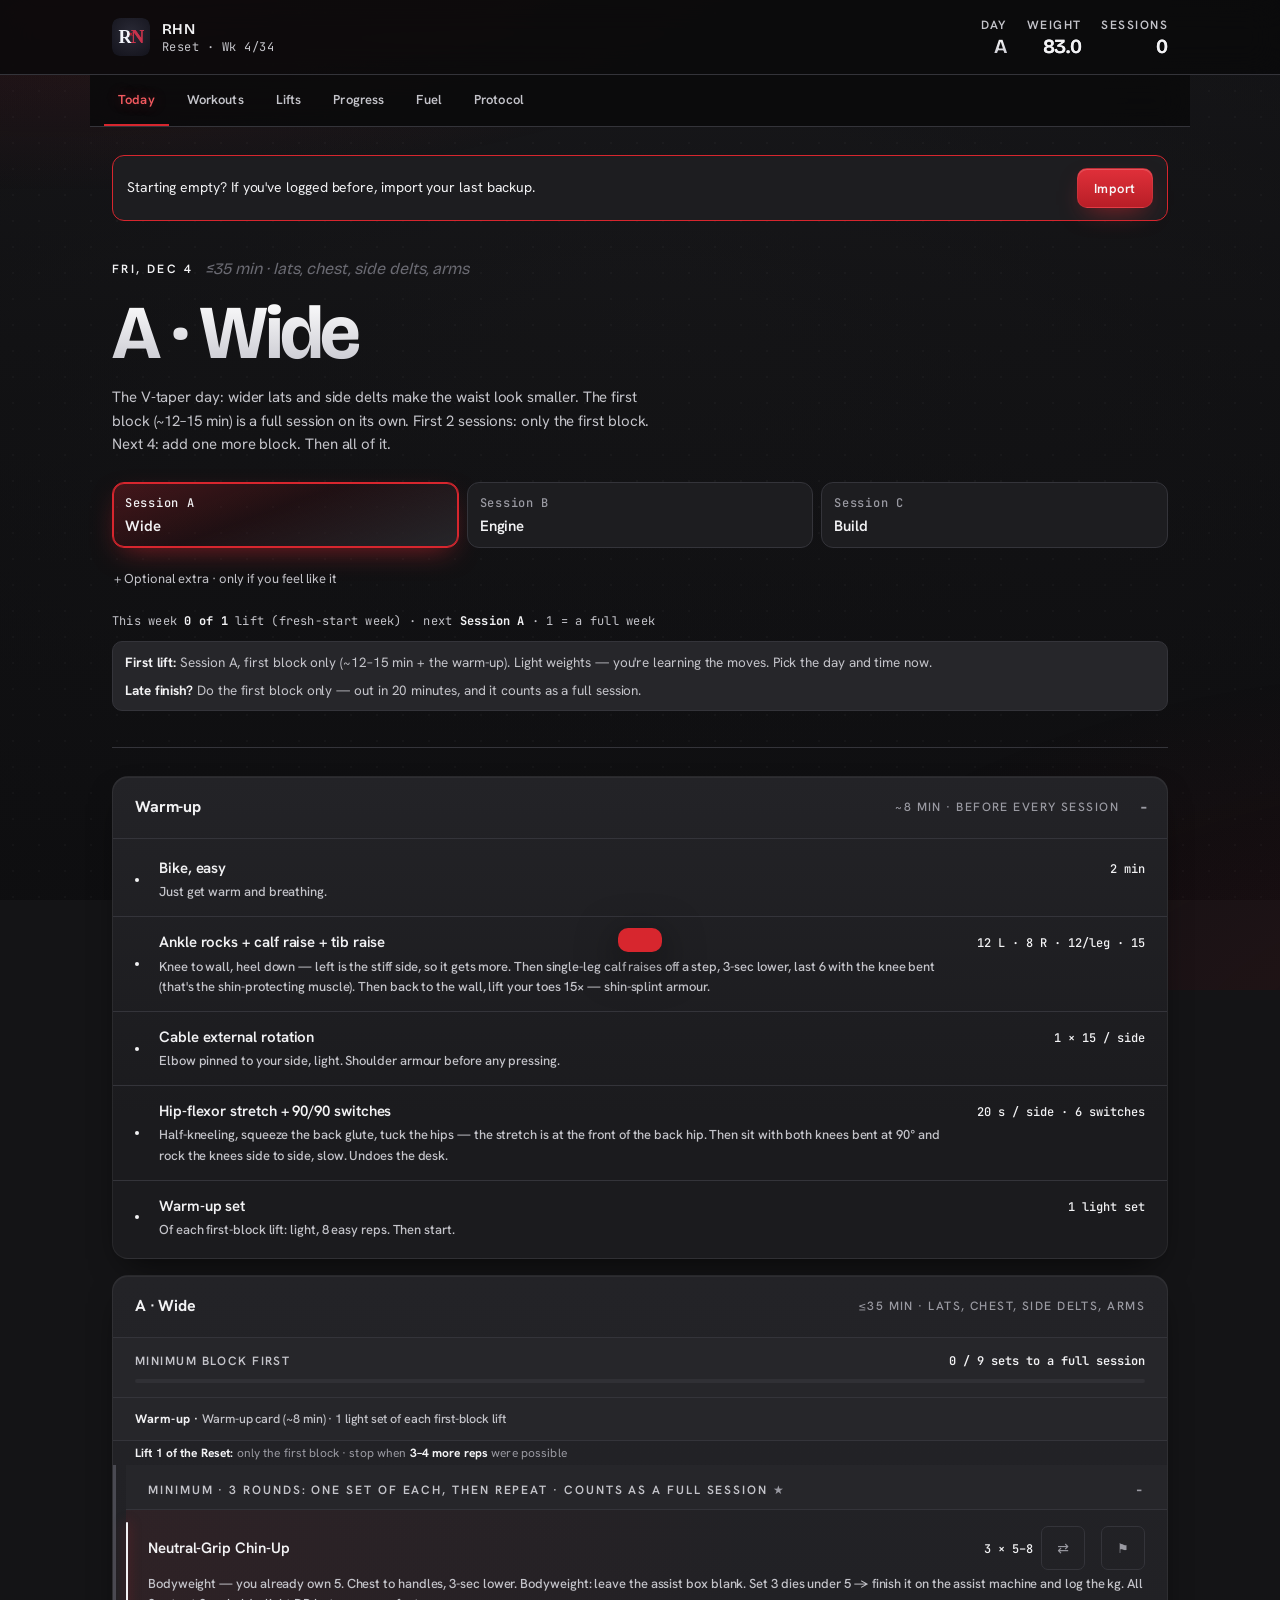
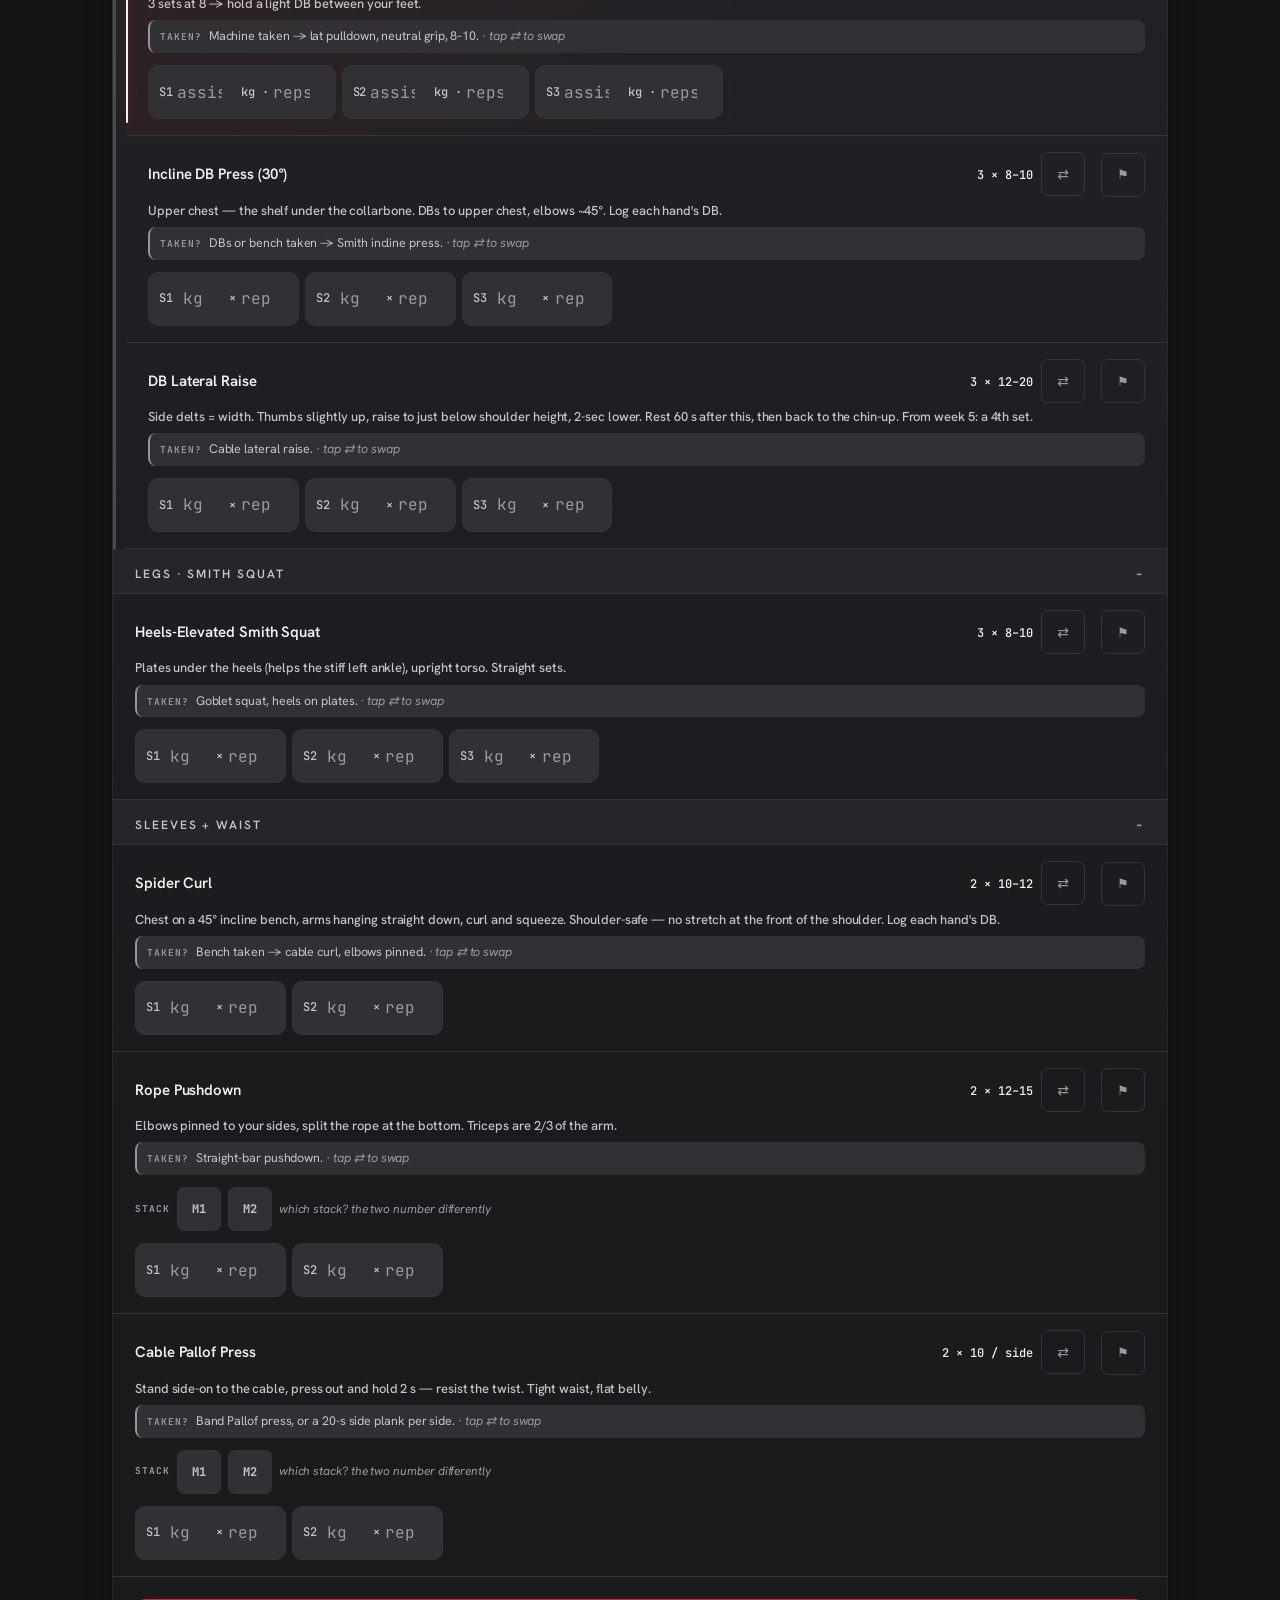
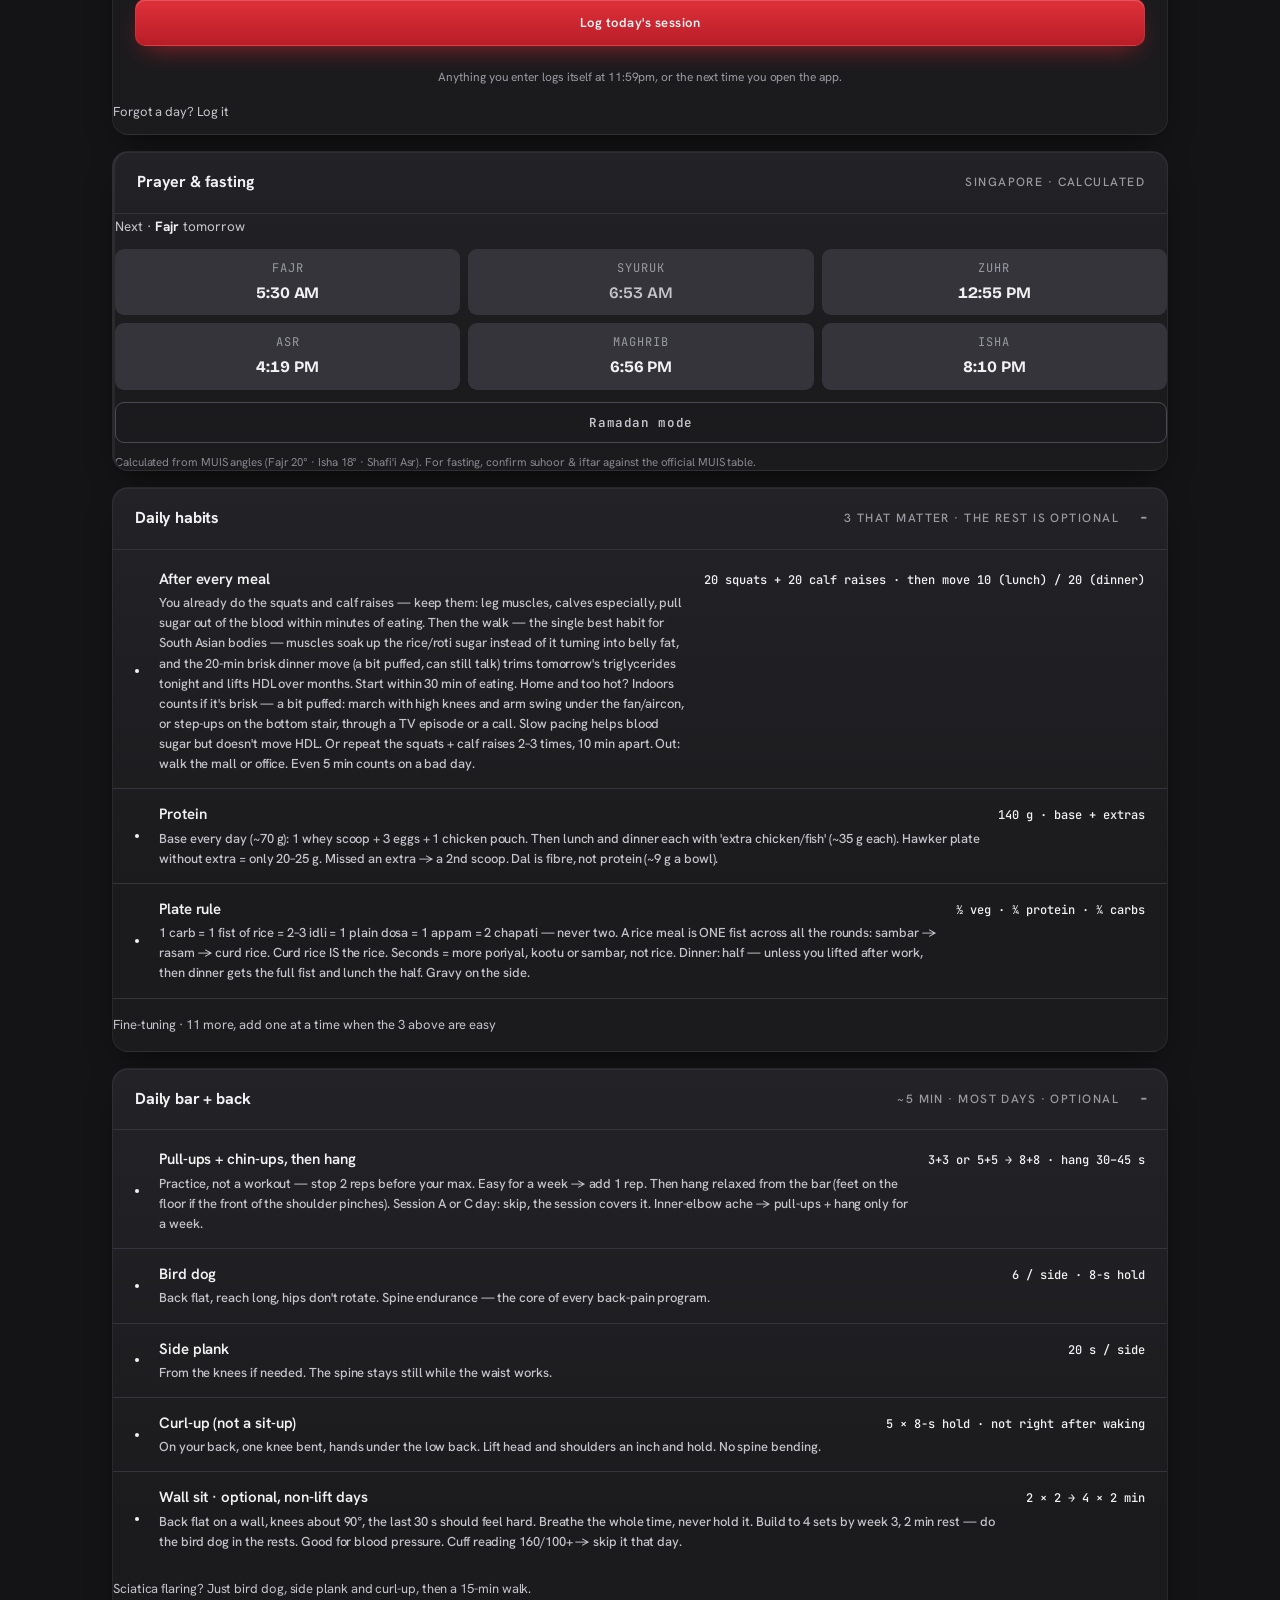
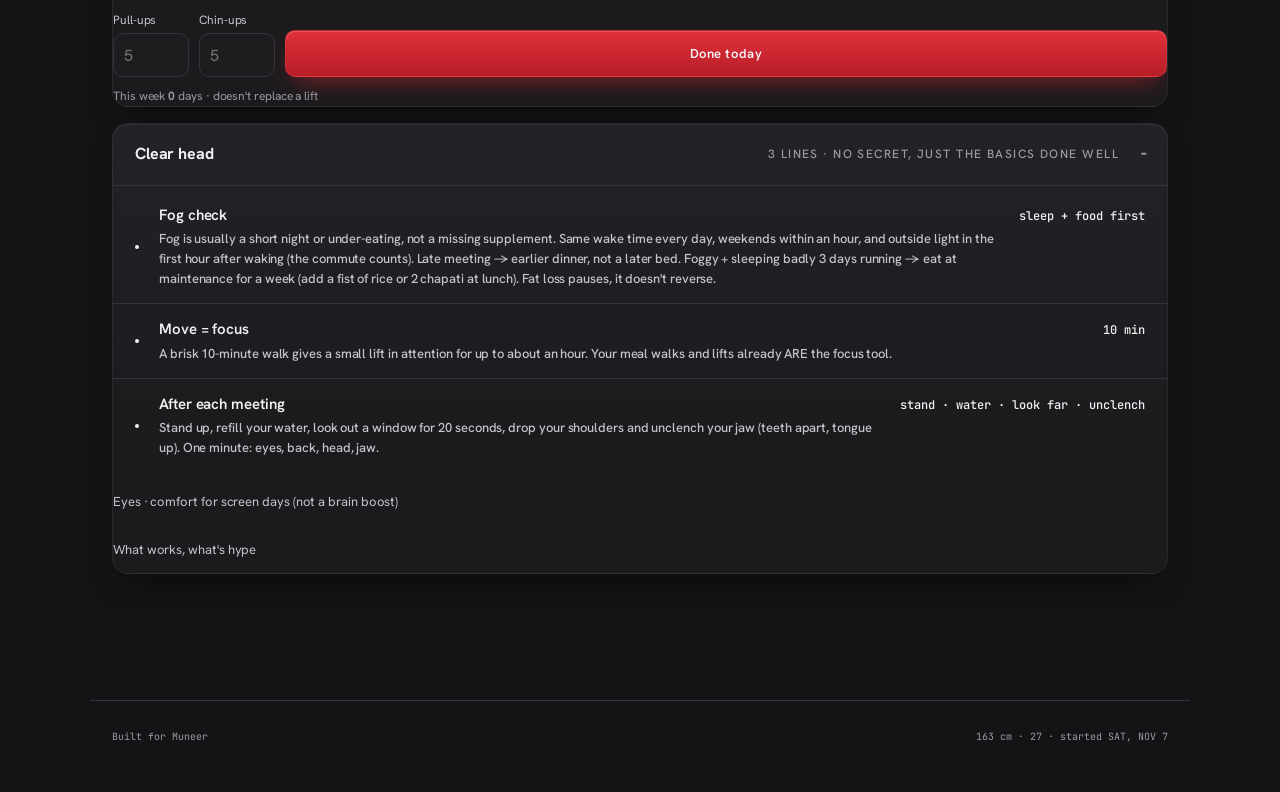
<file: index.html>
<!DOCTYPE html>
<html lang="en">
<head>
<meta charset="UTF-8" />
<meta name="viewport" content="width=device-width, initial-scale=1, viewport-fit=cover" />
<meta http-equiv="Cache-Control" content="no-cache, no-store, must-revalidate" />
<meta http-equiv="Pragma" content="no-cache" />
<meta http-equiv="Expires" content="0" />
<meta name="theme-color" content="#141416" />
<title>RHN Protocol · Muneer</title>
<link rel="preconnect" href="https://fonts.googleapis.com">
<link rel="preconnect" href="https://fonts.gstatic.com" crossorigin>
<link href="https://fonts.googleapis.com/css2?family=Bricolage+Grotesque:opsz,wght@12..96,400;12..96,500;12..96,600;12..96,700;12..96,800&family=Hanken+Grotesk:wght@400;500;600;700;800&family=JetBrains+Mono:wght@400;500;600&display=swap" rel="stylesheet" media="print" onload="this.media='all'">
<link rel="manifest" href="manifest.webmanifest" />
<link rel="icon" href="icon.svg" type="image/svg+xml" />
<link rel="apple-touch-icon" href="icon.svg" />
<meta name="apple-mobile-web-app-capable" content="yes" />
<meta name="apple-mobile-web-app-status-bar-style" content="black-translucent" />
<meta name="apple-mobile-web-app-title" content="RHN" />
<link rel="stylesheet" href="styles.css?v=69" />
</head>
<body>
<header class="topbar">
  <div class="topbar-inner">
    <div class="logo">
      <img src="icon.svg" alt="RHN" class="logo-icon" />
      <div class="logo-text">
        <span class="logo-mark">RHN Protocol</span>
        <span class="logo-sub">Wk <span id="currentWeek">1</span>/26</span>
      </div>
    </div>
    <div class="header-stats">
      <div class="stat"><span class="stat-label">Day</span><span class="stat-value" id="dayBadge">—</span></div>
      <div class="stat"><span class="stat-label">Weight</span><span class="stat-value" id="weightBadge">83.0</span></div>
      <div class="stat"><span class="stat-label" id="streakLabel">Streak</span><span class="stat-value" id="streakBadge">0</span></div>
    </div>
  </div>
</header>

<nav class="tabs">
  <button class="tab active" data-tab="today">Today</button>
  <button class="tab" data-tab="workouts">Workouts</button>
  <button class="tab" data-tab="lifts">Lifts</button>
  <button class="tab" data-tab="progress">Progress</button>
  <button class="tab" data-tab="nutrition">Fuel</button>
  <button class="tab" data-tab="protocol">Protocol</button>
</nav>

<main id="app">
  <!-- TODAY -->
  <section class="view active" id="view-today">
    <div class="mode-banner" id="modeBanner" hidden></div>
    <div class="backup-banner" id="backupBanner" hidden>
      <span class="backup-banner-text" id="backupBannerText">No backup this week — your logs live only on this phone.</span>
      <button type="button" class="btn-primary backup-banner-btn" id="backupBannerBtn">Export</button>
    </div>
    <div class="program-switcher">
      <button class="prog-btn" data-program="reset" title="Reset · 2 lifts a week · waist 94 → 82">Reset</button>
      <button class="prog-btn active" data-program="rhn" title="RHN Protocol · 16-week recomp">RHN</button>
      <button class="prog-btn" data-program="oman" title="Oman prep · 5-week mountain training">Oman</button>
    </div>
    <div class="hero">
      <div class="hero-meta">
        <span class="hero-eyebrow" id="todayDate">--</span>
        <span class="hero-tag" id="todayTag">Show up</span>
      </div>
      <h1 class="hero-title" id="todayTitle">Today's session</h1>
      <p class="hero-sub" id="todaySub">Pick what fits your week. Don't stack delts back-to-back.</p>
      <div class="day-picker" id="dayPicker"></div>
      <div class="week-status" id="weekStatus"></div>
      <div class="escape-links">
        <button class="mvs-link" id="mvsLink">Gym packed or wrecked? Log a 20-min minimum session →</button>
        <button class="mvs-link spidey-link" id="spideyLink">🕷 No gym or wiped out? Do the Spidey session →</button>
      </div>
    </div>

    <section class="card readiness-card" id="readinessCard" hidden></section>

    <section class="card card-collapsible">
      <header class="card-header">
        <h2><span class="num">01</span>Warm-up</h2>
        <span class="card-meta">~8 min · before every session</span>
        <span class="card-toggle" aria-hidden="true"></span>
      </header>
      <div id="ritualList" class="info-list"></div>
    </section>

    <section class="card card-collapsible collapsed">
      <header class="card-header">
        <h2><span class="num">01b</span>Mobility reset</h2>
        <span class="card-meta">Optional · when you have 5 min</span>
        <span class="card-toggle" aria-hidden="true"></span>
      </header>
      <div id="resetList" class="info-list"></div>
    </section>

    <section class="card" id="workoutCard" hidden>
      <header class="card-header">
        <h2><span class="num">02</span><span id="workoutTitle">Session</span></h2>
        <span class="card-meta" id="workoutSubtitle"></span>
      </header>
      <div class="session-progress" id="sessionProgress" hidden>
        <div class="session-progress-row">
          <span class="session-progress-label" id="sessionProgressLabel">Today</span>
          <span class="session-progress-stat" id="sessionProgressStat">0 / 0</span>
        </div>
        <div class="session-progress-bar"><div class="session-progress-fill" id="sessionProgressFill" style="width:0%"></div></div>
      </div>
      <div class="workout-warmup" id="workoutWarmup" hidden></div>
      <div class="workout-gated-note" id="workoutGatedNote" hidden></div>
      <div class="workout-cue">Working sets · stop <strong>1–2 reps shy of failure</strong> · slow 3-sec lower on isolation</div>
      <div id="exerciseList" class="exercises"></div>
      <button class="btn-primary" id="finishWorkoutBtn">Log today's session</button>
      <div class="autolog-note">Anything you enter logs itself at 11:59pm, or the next time you open the app.</div>
      <details class="finetune backfill"><summary>Forgot a day? Log it</summary>
        <div class="db-log">
          <label>Date<input type="date" id="backfillDate"></label>
          <button type="button" class="btn-secondary" id="backfillBtn">Log this session for that day</button>
        </div>
      </details>
      <button class="btn-ghost" id="clearTodayBtn" hidden>Clear today's log for this workout</button>
    </section>

    <section class="card card-collapsible">
      <header class="card-header">
        <h2><span class="num">03</span>Stamina protocol</h2>
        <span class="card-meta">2 min AM · 4 min PM</span>
        <span class="card-toggle" aria-hidden="true"></span>
      </header>
      <div id="staminaList" class="info-list"></div>
    </section>

    <section class="card card-collapsible">
      <header class="card-header">
        <h2><span class="num">04</span>Daily non-negotiables</h2>
        <span class="card-meta">Every day</span>
        <span class="card-toggle" aria-hidden="true"></span>
      </header>
      <div id="dailyList" class="info-list"></div>
    </section>

    <section class="card card-collapsible collapsed">
      <header class="card-header">
        <h2><span class="num">05</span>Office day · covert</h2>
        <span class="card-meta">Invisible · toilet trips + desk</span>
        <span class="card-toggle" aria-hidden="true"></span>
      </header>
      <div class="office-rotator" id="officeRotator"></div>
      <div class="block-title">Toilet-trip stations · one per trip</div>
      <div id="officeTripList" class="info-list"></div>
      <div class="block-title">Invisible at the desk</div>
      <div id="officeDeskList" class="info-list"></div>
    </section>

    <section class="card prayer-card" id="prayerCard"></section>
  </section>

  <!-- WORKOUTS -->
  <section class="view" id="view-workouts">
    <div class="hero">
      <span class="hero-eyebrow">Four sessions</span>
      <h1 class="hero-title">The split</h1>
      <p class="hero-sub">Don't train the same group two days in a row. Alternate upper / lower. Miss a day, skip it.</p>
    </div>
    <section class="card">
      <header class="card-header">
        <h2><span class="num">+</span>Plate calculator</h2>
        <span class="card-meta">Per side · kg plates</span>
      </header>
      <div class="plate-input">
        <input type="number" step="2.5" id="plateTarget" placeholder="60" inputmode="decimal" />
        <span class="unit">kg total</span>
        <select id="plateBar">
          <option value="20">20 bar</option>
          <option value="15">15 bar</option>
          <option value="10">10 bar</option>
          <option value="0">no bar (×2)</option>
        </select>
      </div>
      <div class="plate-result" id="plateResult"></div>
    </section>
    <div id="workoutsAll"></div>
  </section>

  <!-- LIFTS · progression analysis -->
  <section class="view" id="view-lifts">
    <div class="hero">
      <span class="hero-eyebrow">Progression</span>
      <h1 class="hero-title">Lifts</h1>
      <p class="hero-sub">Every exercise you've logged — first session vs now, trend, and best ever.</p>
    </div>

    <section class="card">
      <header class="card-header">
        <h2><span class="num">01</span>Overview</h2>
        <span class="card-meta">All time</span>
      </header>
      <div class="targets" id="liftsOverview"></div>
    </section>

    <section class="card">
      <header class="card-header">
        <h2><span class="num">02</span>Exercise progression</h2>
        <span class="card-meta">Tap to expand</span>
      </header>
      <div id="liftsList"></div>
    </section>
  </section>

  <!-- PROGRESS -->
  <section class="view" id="view-progress">
    <div class="hero">
      <span class="hero-eyebrow">The arc</span>
      <h1 class="hero-title">Trajectory</h1>
      <p class="hero-sub">Waist 94 → 82 · ~0.4–0.5 kg a week · Ramadan = hold · Trust the average, not the day.</p>
    </div>

    <section class="card coach-card">
      <header class="card-header">
        <h2>Coach review</h2>
        <span class="card-meta">for Claude</span>
      </header>
      <p class="coach-note">Tap to copy a readable summary of your training — progression, adherence, weight &amp; waist trends — plus the raw data. Paste it into the chat and I'll read it like your coach and tell you what to change.</p>
      <button class="btn-primary" id="coachCopyBtn">Copy my training data</button>
    </section>

    <section class="card">
      <header class="card-header">
        <h2><span class="num">01</span>Weight log</h2>
        <span class="card-meta">Daily · morning</span>
      </header>
      <div class="weight-input">
        <input type="number" step="0.1" id="weightInput" placeholder="83.0" />
        <span class="unit">kg</span>
        <button class="btn-primary" id="logWeightBtn">Log</button>
      </div>
      <div class="chart" id="weightChart"></div>
      <div class="progress-stats" id="weightStats"></div>
      <p class="stat-note" id="weightNote"></p>
    </section>

    <section class="card forecast-card" id="forecastCard" hidden></section>

    <section class="card patterns-card" id="patternsCard" hidden></section>

    <section class="card">
      <header class="card-header">
        <h2><span class="num">02</span>Waist log</h2>
        <span class="card-meta">Every 2nd Saturday · navel, relaxed · target ≤ 82</span>
      </header>
      <div class="weight-input">
        <input type="number" step="0.1" id="waistInput" placeholder="cm" />
        <span class="unit">cm</span>
        <button class="btn-primary" id="logWaistBtn">Log</button>
      </div>
      <div class="weight-input">
        <input type="number" step="0.1" id="shoulderInput" placeholder="shoulders" />
        <input type="number" step="0.1" id="armInput" placeholder="arm, flexed" />
        <span class="unit">cm · every 4 wks</span>
        <button class="btn-secondary" id="logShoulderBtn">Log</button>
      </div>
      <div class="chart chart-short" id="waistChart"></div>
      <div class="progress-stats" id="waistStats"></div>
    </section>

    <section class="card card-collapsible collapsed" id="markersCard">
      <header class="card-header">
        <h2><span class="num">03</span>Under the hood</h2>
        <span class="card-meta">Bloods + BP · stays on this phone</span>
        <span class="card-toggle" aria-hidden="true"></span>
      </header>
      <div id="markersList" class="info-list"></div>
    </section>


    <section class="card">
      <header class="card-header">
        <h2><span class="num">04</span>Week map</h2>
        <span class="card-meta" id="weekMapMeta">16 weeks</span>
      </header>
      <div class="week-grid" id="weekGrid"></div>
      <div class="week-legend" id="weekMapLegend"></div>
    </section>

    <section class="card">
      <header class="card-header">
        <h2><span class="num">05</span>Weekly log</h2>
        <span class="card-meta">Days hit vs missed</span>
      </header>
      <div id="weeklyLog" class="weekly-log"></div>
    </section>

    <section class="card">
      <header class="card-header">
        <h2><span class="num">06</span>Session history</h2>
        <span class="card-meta">Recent</span>
      </header>
      <div id="sessionHistory" class="history"></div>
    </section>

    <section class="card">
      <header class="card-header">
        <h2><span class="num">07</span>Mobility milestones</h2>
        <span class="card-meta">Re-test every 4 weeks</span>
      </header>
      <div id="mobilityList"></div>
    </section>

    <section class="card">
      <header class="card-header">
        <h2><span class="num">08</span>Timeline</h2>
        <span class="card-meta">What to expect</span>
      </header>
      <div class="phases" id="phases"></div>
    </section>
  </section>

  <!-- NUTRITION -->
  <section class="view" id="view-nutrition">
    <div class="hero">
      <span class="hero-eyebrow">Fuel</span>
      <h1 class="hero-title">Eat the work</h1>
      <p class="hero-sub">80% of the result is here. Protein and vegetables first. Rice last.</p>
    </div>

    <section class="card">
      <header class="card-header">
        <h2><span class="num">01</span>Daily targets</h2>
        <span class="card-meta">Non-negotiable</span>
      </header>
      <div class="targets" id="targetsGrid"></div>
    </section>

    <section class="card" id="trailCard">
      <header class="card-header">
        <h2><span class="num">⛰</span>Trail fuel · Oman</h2>
        <span class="card-meta">Practise it on every long hike</span>
      </header>
      <div id="trailList"></div>
    </section>

    <section class="card">
      <header class="card-header">
        <h2><span class="num">02</span>Protein builders</h2>
        <span class="card-meta">140 g · whey + 3 eggs + chicken daily</span>
      </header>
      <div id="proteinList" class="rows"></div>
    </section>

    <section class="card card-collapsible">
      <header class="card-header">
        <h2>Supplements · when to take them</h2>
        <span class="card-meta">3 moments a day · tied to meals you already eat</span>
        <span class="card-toggle" aria-hidden="true"></span>
      </header>
      <div id="supplementList" class="info-list"></div>
    </section>

    <section class="card">
      <header class="card-header">
        <h2><span class="num">03</span>Go-to meals</h2>
        <span class="card-meta">Hawker · halal</span>
      </header>
      <div id="goToList" class="rows"></div>
    </section>

    <section class="card">
      <header class="card-header">
        <h2><span class="num">04</span>Limit</h2>
        <span class="card-meta">You decide the weekly average</span>
      </header>
      <div id="limitList" class="rows"></div>
    </section>
  </section>

  <!-- PROTOCOL -->
  <section class="view" id="view-protocol">
    <div class="hero">
      <span class="hero-eyebrow">Rules of engagement</span>
      <h1 class="hero-title">Protocol</h1>
      <p class="hero-sub">Read these on the bad days.</p>
    </div>

    <section class="card">
      <header class="card-header">
        <h2><span class="num">01</span>Execution rules</h2>
        <span class="card-meta">Non-negotiable</span>
      </header>
      <div id="executionRules" class="rules"></div>
    </section>

    <section class="card">
      <header class="card-header">
        <h2>Pain fixes</h2>
        <span class="card-meta">What fixes each one · what to do on a bad day</span>
      </header>
      <div id="painList" class="rules"></div>
    </section>

    <section class="card">
      <header class="card-header">
        <h2><span class="num">02</span>South Asian realities</h2>
        <span class="card-meta">Program is built for this</span>
      </header>
      <div id="geneticsList" class="rules"></div>
    </section>

    <section class="card">
      <header class="card-header">
        <h2><span class="num">03</span>Virility · real levers</h2>
        <span class="card-meta">Ranked</span>
      </header>
      <div id="virilityList" class="rules"></div>
    </section>

    <section class="card">
      <header class="card-header">
        <h2><span class="num">04</span>Progression system</h2>
        <span class="card-meta">Double progression</span>
      </header>
      <div id="progressionList" class="rules"></div>
    </section>

    <section class="card">
      <header class="card-header">
        <h2><span class="num">05</span>Maintain mode</h2>
        <span class="card-meta">Travel · illness · busy season</span>
      </header>
      <p class="warn">Pauses the block clock so the weeks don't drift, freezes the streak, swaps in a bodyweight circuit, and stops the deficit nagging. Resume any time — the block picks up exactly where you left it.</p>
      <div id="maintainStatus" class="info-list"></div>
      <button class="btn-primary" id="maintainToggleBtn">Pause block</button>
    </section>

    <section class="card">
      <header class="card-header">
        <h2><span class="num">06</span>Quarterly review</h2>
        <span class="card-meta">90 min · once per season</span>
      </header>
      <div class="rules">
        <div class="rule"><div class="rule-num">01</div><div class="rule-body">Re-test: weight trend, waist, one lift PR, resting heart rate, mobility.</div></div>
        <div class="rule"><div class="rule-num">02</div><div class="rule-body">Re-read your muhasabah notes — what patterns keep showing up?</div></div>
        <div class="rule"><div class="rule-num">03</div><div class="rule-body">One question per pillar: keep, fix, or kill?</div></div>
        <div class="rule"><div class="rule-num">04</div><div class="rule-body">Set ONE focus for next quarter. Upgrading twelve things at once is how ambitious people upgrade nothing.</div></div>
      </div>
    </section>

    <section class="card">
      <header class="card-header">
        <h2><span class="num">07</span>Data backup</h2>
        <span class="card-meta">Your logs live on this phone only</span>
      </header>
      <p class="warn">Export a backup after good weeks. If the browser ever clears storage, import brings everything back.</p>
      <button class="btn-primary" id="exportBtn">Export backup</button>
      <button class="btn-secondary" id="importBtn">Import backup</button>
      <input type="file" id="importFile" accept="application/json,.json" hidden />
    </section>

    <section class="card danger-zone">
      <header class="card-header">
        <h2><span class="num">08</span>Restart · Reset</h2>
        <span class="card-meta">Two very different buttons</span>
      </header>
      <p class="warn">Had a lapse? Restart the block clock and keep every log you've ever made. Reset is the nuclear option — it wipes everything.</p>
      <button class="btn-secondary" id="restartBlockBtn">Restart block · keep all history</button>
      <button class="btn-ghost" id="resetBtn">Reset all data</button>
    </section>

    <p class="disclaimer-line" id="disclaimerLine"></p>

    <figure class="makers-mark">
      <img src="logo.png" alt="Muneer Ahmed · Ahmed Khaandaan" />
    </figure>
  </section>
</main>

<footer class="footer">
  <span>Built for Muneer</span>
  <span>163 cm · 27 · started <span id="startDate">—</span></span>
</footer>

<div class="rest-bar" id="restBar" hidden>
  <div class="rest-bar-fill" id="restFill"></div>
  <div class="rest-bar-content">
    <span class="rest-bar-label">Rest</span>
    <span class="rest-bar-time" id="restRemaining">0:00</span>
    <button class="rest-bar-adj" id="restMinus">−15</button>
    <button class="rest-bar-adj" id="restPlus">+15</button>
    <button class="rest-bar-skip" id="restSkip">Skip</button>
  </div>
</div>

<div class="toast" id="toast"></div>

<script src="data.js?v=88"></script>
<script src="app.js?v=91"></script>
</body>
</html>
</file>
<file: styles.css>
/* RHN Protocol — refined */
:root {
  /* canvas — neutral dark with faint purple lean, not blue */
  --bg: #141416;
  --bg-1: #1D1D20;
  --bg-2: #26262A;
  --bg-3: #303035;
  --line: #34343A;
  --line-bright: #4A4A52;

  /* text — high contrast so it reads at LOW screen brightness */
  --text: #F7F7F8;
  --text-dim: #C4C4CA;
  --text-faint: #9A9AA2;

  /* Spider-Verse / Bat Cave neon set */
  --wine: #C8334B;          /* primary · saturated wine, pops on neutral bg */
  --wine-bright: #E84966;
  --wine-dim: #80152B;

  --cobalt: #6A6A72;        /* dim cool slate · only for quiet accents */
  --cobalt-bright: #96969E;
  --cobalt-dim: #3E3E45;

  --crimson: #E11D2C;       /* numerals · Miguel O'Hara suit-crimson */
  --crimson-bright: #FF3848;
  --crimson-dim: #9A1422;

  /* legacy pink alias */
  --pink: var(--crimson);
  --pink-bright: var(--crimson-bright);
  --pink-dim: var(--crimson-dim);

  --slate: #6A6A72;         /* secondary · cold cave slate */
  --rust: #FF3838;          /* danger only */

  /* legacy var names */
  --violet: var(--cobalt);
  --violet-bright: var(--cobalt-bright);
  --violet-dim: var(--cobalt-dim);
  --magenta: var(--pink);
  --magenta-bright: var(--pink-bright);
  --magenta-dim: var(--pink-dim);
  --steel: var(--cobalt);
  --steel-dim: var(--cobalt-dim);
  --brass: var(--pink);
  --brass-bright: var(--pink-bright);
  --brass-dim: var(--pink-dim);
  --mauve: var(--cobalt);
  --cream: var(--pink);
  --stone: var(--slate);

  --accent: var(--wine);
  --accent-bright: var(--wine-bright);
  --accent-dim: var(--wine-dim);

  --shadow: 0 12px 40px rgba(0,0,0,0.55);

  /* legacy aliases used by JS */
  --papaya: var(--wine);
  --papaya-bright: var(--wine-bright);
  --papaya-dim: var(--wine-dim);
  --green: var(--mauve);
  --red: var(--rust);
}

/* ===== LIGHT THEME (default) — legible in a bright office, no brightness cranking ===== */

* { box-sizing: border-box; margin: 0; padding: 0; }

html, body {
  background: var(--bg);
  background-image:
    radial-gradient(125% 105% at 50% 35%, rgba(22,22,25,0.2), rgba(14,14,16,0.6) 65%, rgba(14,14,16,0.95) 100%),
    linear-gradient(180deg, #1A1A1D 0%, var(--bg) 38%, #0F0F11 100%);
  background-attachment: fixed;
  color: var(--text);
  font-family: 'Hanken Grotesk', system-ui, -apple-system, sans-serif;
  font-size: 15px;
  line-height: 1.55;
  letter-spacing: -0.005em;
  -webkit-font-smoothing: antialiased;
  -moz-osx-font-smoothing: grayscale;
  min-height: 100vh;
  overflow-x: hidden;
}

/* Halftone dot texture · 2099 / Beyond */
body::before {
  content: '';
  position: fixed;
  inset: 0;
  background-image:
    radial-gradient(rgba(150,150,158,0.05) 1px, transparent 1.4px);
  background-size: 26px 26px;
  pointer-events: none;
  z-index: 0;
  opacity: 0.4;
}
/* Crimson moodlight · the only chromatic wash */
body::after {
  content: '';
  position: fixed;
  inset: -10%;
  background:
    radial-gradient(ellipse 95% 70% at 0% 0%, rgba(150,150,158,0.22), transparent 65%),
    radial-gradient(ellipse 70% 60% at 100% 100%, rgba(150,150,158,0.10), transparent 70%);
  pointer-events: none;
  z-index: 0;
}
/* Light theme: kill the dark moodlight, soften the dots to a faint warm tint */
/* Light theme: flip the hardcoded translucent dark surfaces */

/* Theme toggle button in the topbar */
.theme-toggle {
  flex: 0 0 auto;
  width: 34px;
  height: 34px;
  border-radius: 50%;
  border: 1px solid var(--line-bright);
  background: var(--bg-2);
  color: var(--text-dim);
  font-size: 15px;
  line-height: 1;
  display: flex;
  align-items: center;
  justify-content: center;
  transition: background 0.15s, color 0.15s, border-color 0.15s;
}
.theme-toggle:hover { color: var(--wine-bright); border-color: var(--wine); }
.theme-toggle:active { transform: scale(0.94); }

button, input { font-family: inherit; }
button { cursor: pointer; border: none; background: none; color: inherit; }

/* ========== TOPBAR ========== */
.topbar {
  position: sticky;
  top: 0;
  z-index: 50;
  background: rgba(10,10,11,0.85);
  backdrop-filter: blur(16px) saturate(140%);
  -webkit-backdrop-filter: blur(16px) saturate(140%);
  border-bottom: 1px solid var(--line);
}
.topbar-inner {
  max-width: 1100px;
  margin: 0 auto;
  padding: 18px 22px;
  display: flex;
  justify-content: space-between;
  align-items: center;
  gap: 16px;
}
.logo {
  display: flex;
  align-items: center;
  gap: 12px;
  line-height: 1;
}
.logo-icon {
  width: 38px;
  height: 38px;
  display: block;
  border-radius: 8px;
  flex: 0 0 auto;
  background: #0A0A0A;
}
.logo-text {
  display: flex;
  flex-direction: column;
  gap: 4px;
}
.logo-mark {
  font-family: 'Bricolage Grotesque', system-ui, sans-serif;
  font-size: 15px;
  font-weight: 600;
  letter-spacing: 0.02em;
  color: var(--text);
  font-variation-settings: "opsz" 24;
}
.logo-sub {
  font-family: 'JetBrains Mono', monospace;
  font-size: 10px;
  color: var(--text-dim);
  letter-spacing: 0.04em;
  font-weight: 400;
}

/* Maker's mark — Ahmed Khaandaan logo, bottom of Protocol tab only */
.makers-mark {
  display: flex;
  justify-content: center;
  margin: 32px 0 8px;
  padding: 0;
}
.makers-mark img {
  display: block;
  width: 100%;
  max-width: 480px;
  height: auto;
  border-radius: 10px;
  opacity: 0.85;
  transition: opacity 0.2s ease;
}
.makers-mark img:hover { opacity: 1; }
.header-stats { display: flex; gap: 20px; }
.stat {
  display: flex;
  flex-direction: column;
  align-items: flex-end;
  line-height: 1;
}
.stat-label {
  font-family: 'Hanken Grotesk', system-ui, sans-serif;
  font-size: 9px;
  font-weight: 600;
  letter-spacing: 0.12em;
  color: var(--text-dim);
  text-transform: uppercase;
  margin-bottom: 5px;
}
.stat-value {
  font-family: 'Bricolage Grotesque', system-ui, sans-serif;
  font-size: 20px;
  font-weight: 600;
  letter-spacing: -0.015em;
  color: var(--text);
  font-variation-settings: "opsz" 36;
}
.stat:last-child .stat-value { color: var(--crimson); }
.stat:nth-child(2) .stat-value { color: var(--text); }

/* ========== TABS ========== */
.tabs {
  position: sticky;
  top: 67px;
  z-index: 40;
  display: flex;
  gap: 4px;
  max-width: 1100px;
  margin: 0 auto;
  padding: 0 14px;
  background: rgba(10,10,11,0.85);
  backdrop-filter: blur(16px);
  -webkit-backdrop-filter: blur(16px);
  border-bottom: 1px solid var(--line);
  overflow-x: auto;
  scrollbar-width: none;
}
.tabs::-webkit-scrollbar { display: none; }
.tab {
  flex: 0 0 auto;
  padding: 16px 14px;
  font-family: 'Hanken Grotesk', system-ui, sans-serif;
  font-weight: 600;
  font-size: 13px;
  letter-spacing: 0.01em;
  color: var(--text-dim);
  border-bottom: 2px solid transparent;
  transition: color 0.2s ease, border-color 0.2s ease;
  white-space: nowrap;
  text-transform: capitalize;
}
.tab:hover { color: var(--text); }
.tab.active {
  color: var(--wine-bright);
  border-bottom-color: var(--wine);
  text-shadow: 0 0 12px rgba(242,89,95,0.5);
}

/* ========== MAIN ========== */
main {
  position: relative;
  z-index: 1;
  max-width: 1100px;
  margin: 0 auto;
  padding: 28px 22px 110px;
}
.view { display: none; }
.view.active { display: block; animation: fadeIn 0.3s ease-out; }
@keyframes fadeIn {
  from { opacity: 0; transform: translateY(6px); }
  to { opacity: 1; transform: translateY(0); }
}

/* ========== PROGRAM SWITCHER ========== */
.program-switcher {
  display: flex;
  gap: 8px;
  margin-bottom: 20px;
  justify-content: center;
}
.prog-btn {
  background: var(--bg-2);
  border: 1px solid var(--line);
  color: var(--text-dim);
  padding: 8px 16px;
  border-radius: 8px;
  font-size: 13px;
  font-weight: 600;
  cursor: pointer;
  transition: all 0.18s;
  text-transform: uppercase;
  letter-spacing: 0.08em;
}
.prog-btn:hover {
  border-color: var(--line-bright);
  background: var(--bg-3);
}
.prog-btn.active {
  background: linear-gradient(160deg, rgba(215,38,46,0.2) 0%, var(--bg-2) 55%);
  border-color: var(--wine);
  color: var(--wine-bright);
  box-shadow: 0 4px 12px -4px rgba(215,38,46,0.4);
}

/* ========== HERO ========== */
.hero {
  padding: 24px 0 36px;
  margin-bottom: 28px;
  border-bottom: 1px solid var(--line);
}
.hero-meta {
  display: flex;
  gap: 12px;
  align-items: center;
  margin-bottom: 14px;
}
.hero-eyebrow {
  font-family: 'Hanken Grotesk', system-ui, sans-serif;
  font-size: 11px;
  font-weight: 600;
  letter-spacing: 0.2em;
  color: var(--cream);
  text-transform: uppercase;
}
.hero-tag {
  font-family: 'Bricolage Grotesque', system-ui, sans-serif;
  font-style: italic;
  font-weight: 400;
  font-size: 16px;
  color: var(--mauve);
  letter-spacing: 0;
  font-variation-settings: "opsz" 18;
}
.hero-title {
  font-family: 'Bricolage Grotesque', system-ui, sans-serif;
  font-weight: 700;
  font-size: clamp(40px, 7.6vw, 76px);
  line-height: 0.98;
  letter-spacing: -0.035em;
  color: var(--text);
  text-transform: none;
  margin-bottom: 16px;
  font-variation-settings: "opsz" 96;
  text-wrap: balance;
}
.hero-sub {
  color: var(--text-dim);
  max-width: 560px;
  font-size: 15px;
  line-height: 1.55;
  font-weight: 400;
}

/* ========== DAY PICKER ========== */
.day-picker {
  display: grid;
  grid-template-columns: repeat(auto-fill, minmax(150px, 1fr));
  gap: 8px;
  margin-top: 26px;
}
.day-pill {
  position: relative;
  background: var(--bg-1);
  border: 1px solid var(--line);
  border-radius: 12px;
  padding: 14px 16px;
  text-align: left;
  transition: border-color 0.18s, background 0.18s, transform 0.18s;
}
.day-pill:hover {
  border-color: var(--line-bright);
  background: var(--bg-2);
  transform: translateY(-1px);
}
.day-pill.active {
  background: linear-gradient(160deg, rgba(215,38,46,0.16) 0%, var(--bg-2) 55%);
  border-color: var(--wine);
  box-shadow: inset 0 0 0 1px var(--wine), 0 6px 22px -8px rgba(215,38,46,0.5);
}
.day-pill.active .day-pill-num { color: var(--cream); }
.day-pill-num {
  font-family: 'JetBrains Mono', monospace;
  font-size: 10px;
  color: var(--stone);
  letter-spacing: 0.06em;
  font-weight: 500;
}
.day-pill-name {
  font-family: 'Hanken Grotesk', system-ui, sans-serif;
  font-weight: 600;
  font-size: 15px;
  letter-spacing: -0.005em;
  margin-top: 6px;
  line-height: 1.2;
  color: var(--text);
  text-transform: none;
}
/* Done-this-week + next-up markers on the day pills */
.day-pill.done { border-color: var(--wine); background: rgba(215,38,46,0.06); }
.day-pill.done .day-pill-name { color: var(--text-dim); }
.day-pill-check {
  display: inline-block; margin-left: 6px; color: var(--wine-bright); font-weight: 700;
}
.day-pill.next:not(.active) { border-color: var(--line-bright); box-shadow: inset 0 0 0 1px var(--line-bright); }
.day-pill.next .day-pill-num::after {
  content: 'NEXT'; margin-left: 6px; font-size: 8.5px; letter-spacing: 0.1em;
  color: var(--wine-bright); font-weight: 700;
}

/* "This week" status line under the picker */
.week-status {
  margin-top: 12px; font-family: 'JetBrains Mono', monospace; font-size: 12px;
  color: var(--text-dim); letter-spacing: 0.02em;
}
.week-status strong { color: var(--text); font-weight: 700; }

/* Weekly log — days hit vs missed, per program week */
.weekly-log { display: flex; flex-direction: column; }
.wl-row {
  display: flex; align-items: center; gap: 12px;
  padding: 11px 0; border-bottom: 1px solid var(--line);
}
.wl-row:last-child { border-bottom: none; }
.wl-wk { flex: 0 0 96px; font-size: 13px; font-weight: 600; color: var(--text-dim); }
.wl-days { display: flex; gap: 6px; flex: 1; }
.wl-day {
  width: 26px; height: 26px; border-radius: 7px;
  display: flex; align-items: center; justify-content: center;
  font-family: 'JetBrains Mono', monospace; font-size: 12px; font-weight: 600;
}
.wl-day.hit { background: var(--wine); color: #fff; }
.wl-day.miss { background: transparent; border: 1px solid var(--line-bright); color: var(--text-faint); }
.wl-count {
  flex: 0 0 auto; font-family: 'JetBrains Mono', monospace; font-size: 12.5px;
  font-weight: 700; color: var(--text-dim); min-width: 32px; text-align: right;
}
.wl-count.full { color: var(--wine-bright); }
.wl-count.zero { color: var(--text-faint); }

/* ========== CARD ========== */
.card {
  background: linear-gradient(180deg, var(--bg-2) 0%, var(--bg-1) 60%);
  border: 1px solid var(--line);
  border-radius: 16px;
  margin-bottom: 16px;
  overflow: hidden;
  box-shadow: 0 1px 0 rgba(255,255,255,0.03) inset, 0 10px 30px -12px rgba(0,0,0,0.6);
}
.card-header {
  display: flex;
  justify-content: space-between;
  align-items: center;
  padding: 18px 22px;
  border-bottom: 1px solid var(--line);
  gap: 12px;
}
.card-header h2 {
  font-family: 'Hanken Grotesk', system-ui, sans-serif;
  font-size: 16px;
  font-weight: 700;
  letter-spacing: -0.01em;
  color: var(--text);
  display: flex;
  align-items: center;
  gap: 12px;
  text-transform: none;
}
.card-header h2 .num {
  font-family: 'JetBrains Mono', monospace;
  font-size: 10px;
  color: var(--cream);
  letter-spacing: 0.05em;
  font-weight: 500;
  background: rgba(215,38,46,0.14);
  padding: 3px 7px;
  border-radius: 4px;
}
.card-meta {
  font-family: 'Hanken Grotesk', system-ui, sans-serif;
  font-size: 10px;
  font-weight: 500;
  color: var(--text-faint);
  letter-spacing: 0.12em;
  text-align: right;
  text-transform: uppercase;
}

/* ========== CHECKLIST ========== */
.checklist { padding: 4px 0; }
.check-item {
  display: flex;
  align-items: center;
  gap: 14px;
  padding: 14px 22px;
  border-bottom: 1px solid var(--line);
  cursor: pointer;
  transition: background 0.15s;
}
.check-item:last-child { border-bottom: none; }
.check-item:hover { background: var(--bg-2); }
.check-item.done { opacity: 0.42; }
.check-item.done .check-name { text-decoration: line-through; text-decoration-color: var(--text-faint); }
.check-box {
  flex: 0 0 auto;
  width: 18px;
  height: 18px;
  border: 1.5px solid var(--line-bright);
  background: transparent;
  border-radius: 5px;
  display: flex;
  align-items: center;
  justify-content: center;
  transition: all 0.18s;
}
.check-item.done .check-box {
  background: var(--wine-bright);
  border-color: var(--wine-bright);
}
.check-item.done .check-box::after {
  content: '✓';
  color: var(--bg);
  font-weight: 800;
  font-size: 12px;
  line-height: 1;
}
.check-body { flex: 1; min-width: 0; }
.check-name {
  font-weight: 500;
  font-size: 15px;
  letter-spacing: -0.01em;
  color: var(--text);
}
.check-note {
  font-size: 13px;
  color: var(--text-dim);
  margin-top: 2px;
  font-weight: 500;
  letter-spacing: 0;
}
.check-spec {
  flex: 0 0 auto;
  font-family: 'JetBrains Mono', monospace;
  font-size: 11px;
  color: var(--cream);
  letter-spacing: 0;
  text-align: right;
  white-space: nowrap;
  font-weight: 500;
}

/* ========== INFO LIST (non-interactive) ========== */
.info-list { padding: 4px 0; }
.info-row {
  display: flex;
  align-items: baseline;
  gap: 14px;
  padding: 14px 22px;
  border-bottom: 1px solid var(--line);
}
.info-row:last-child { border-bottom: none; }
.info-row::before {
  content: '';
  flex: 0 0 auto;
  width: 4px;
  height: 4px;
  border-radius: 50%;
  background: var(--crimson);
  margin-right: 6px;
  align-self: center;
}
.info-body { flex: 1; min-width: 0; }
.info-name {
  font-weight: 600;
  font-size: 15px;
  letter-spacing: -0.005em;
  color: var(--text);
}
.info-note {
  font-size: 13px;
  color: var(--text-dim);
  margin-top: 2px;
  font-weight: 500;
}
.info-spec {
  flex: 0 0 auto;
  font-family: 'JetBrains Mono', monospace;
  font-size: 11px;
  color: var(--crimson);
  letter-spacing: 0;
  text-align: right;
  white-space: nowrap;
  font-weight: 500;
}

/* ========== MULTISTAGE SETS (supersets / drop sets) ========== */
.ms-sets {
  margin-top: 12px;
  display: flex;
  flex-direction: column;
  gap: 10px;
}
.ms-set {
  background: var(--bg-2);
  border: 1px solid var(--line);
  border-radius: 10px;
  padding: 12px 14px;
  transition: border-color 0.18s, background 0.18s;
}
.ms-set.done {
  background: rgba(242,89,95,0.08);
  border-color: var(--wine-dim);
}
.ms-set-label {
  font-family: 'JetBrains Mono', monospace;
  font-size: 10px;
  color: var(--text-dim);
  letter-spacing: 0.08em;
  font-weight: 500;
  margin-bottom: 8px;
  text-transform: uppercase;
}
.ms-set.done .ms-set-label {
  color: var(--wine-bright);
}
.ms-stage {
  display: flex;
  align-items: center;
  gap: 12px;
  padding: 6px 0;
  border-top: 1px solid var(--line);
}
.ms-stage:first-of-type { border-top: none; padding-top: 0; }
.ms-label {
  font-family: 'Hanken Grotesk', sans-serif;
  font-size: 11px;
  color: var(--crimson);
  font-weight: 600;
  flex: 0 0 86px;
  letter-spacing: 0.02em;
}
.ms-inputs {
  display: flex;
  align-items: center;
  gap: 6px;
  flex: 1;
}
.ms-inputs input {
  width: 58px;
  background: var(--bg-1);
  border: 1px solid var(--line);
  border-radius: 8px;
  color: var(--text);
  font-family: 'JetBrains Mono', monospace;
  font-size: 15px;
  font-weight: 600;
  text-align: center;
  outline: none;
  padding: 9px 0;
  transition: border-color 0.15s, box-shadow 0.15s;
}
.ms-inputs input:focus { box-shadow: 0 0 0 3px rgba(215,38,46,0.15); }
.ms-inputs input::placeholder { color: var(--text-faint); font-weight: 400; }
.ms-inputs input:focus { border-color: var(--wine); }
.ms-inputs span {
  font-family: 'JetBrains Mono', monospace;
  font-size: 11px;
  color: var(--text-dim);
}

/* ========== SESSION PROGRESS ========== */
.session-progress {
  padding: 14px 22px;
  border-bottom: 1px solid var(--line);
  background: var(--bg-2);
}
.session-progress-row {
  display: flex;
  justify-content: space-between;
  align-items: baseline;
  margin-bottom: 8px;
  gap: 14px;
}
.session-progress-label {
  font-family: 'Hanken Grotesk', system-ui, sans-serif;
  font-size: 11px;
  font-weight: 600;
  letter-spacing: 0.12em;
  color: var(--text-dim);
  text-transform: uppercase;
}
.session-progress-stat {
  font-family: 'JetBrains Mono', monospace;
  font-size: 12px;
  font-weight: 600;
  color: var(--brass);
  letter-spacing: 0;
}
.session-progress-bar {
  height: 4px;
  background: var(--bg-3);
  border-radius: 2px;
  overflow: hidden;
  position: relative;
}
.session-progress-fill {
  height: 100%;
  background: linear-gradient(90deg, var(--wine) 0%, var(--brass) 100%);
  border-radius: 2px;
  transition: width 0.4s cubic-bezier(0.2, 0.9, 0.2, 1);
}
.session-progress-fill.complete {
  background: linear-gradient(90deg, var(--steel) 0%, var(--brass-bright) 100%);
}

/* ========== PREVIOUS BEST ========== */
.exercise-prev {
  display: inline-flex;
  align-items: center;
  gap: 6px;
  margin-top: 6px;
  padding: 3px 8px;
  background: rgba(150,150,158,0.12);
  border: 1px solid var(--line-bright);
  border-radius: 4px;
  font-family: 'JetBrains Mono', monospace;
  font-size: 10px;
  color: var(--steel);
  font-weight: 500;
  letter-spacing: 0;
}
.exercise-prev::before {
  content: '↳';
  color: var(--steel-dim);
  font-size: 11px;
}
.exercise-prev.beaten {
  color: var(--brass-bright);
  border-color: var(--brass-dim);
  background: rgba(215,38,46,0.20);
}
.exercise-prev.beaten::before {
  content: '↑';
  color: var(--brass-bright);
}

/* ========== EXERCISES ========== */
.exercises { padding: 0; }
.block-title {
  font-family: 'Hanken Grotesk', system-ui, sans-serif;
  font-weight: 600;
  font-size: 11px;
  letter-spacing: 0.16em;
  color: var(--wine-bright);
  padding: 16px 22px 10px;
  text-transform: uppercase;
  border-bottom: 1px solid var(--line);
  background: var(--bg-2);
  /* button-as-block-header */
  display: flex;
  justify-content: space-between;
  align-items: center;
  width: 100%;
  border-left: none;
  border-right: none;
  border-top: none;
  cursor: pointer;
  text-align: left;
  user-select: none;
  font-family: 'Hanken Grotesk', system-ui, sans-serif;
}
.block-title:hover { background: var(--bg-3); }
.block-title-text { flex: 1; }
.block-toggle {
  font-family: 'JetBrains Mono', monospace;
  font-size: 14px;
  color: var(--wine);
  font-weight: 700;
  margin-left: 12px;
  transition: transform 0.2s ease;
}
.block-toggle::before { content: '−'; }
.exercise-block.collapsed .block-toggle::before { content: '+'; }
.exercise-block.collapsed .exercise-block-body { display: none; }

/* Collapsible info cards (Today tab) */
.card-collapsible .card-header {
  cursor: pointer;
  user-select: none;
  padding-right: 48px;
  position: relative;
}
.card-collapsible .card-header:hover { background: var(--bg-2); }
.card-toggle {
  position: absolute;
  right: 18px;
  top: 50%;
  transform: translateY(-50%);
  font-family: 'JetBrains Mono', monospace;
  font-size: 16px;
  font-weight: 700;
  color: var(--wine);
  line-height: 1;
}
.card-toggle::before { content: '−'; }
.card-collapsible.collapsed .card-toggle::before { content: '+'; }
.card-collapsible.collapsed > *:not(.card-header) { display: none; }

/* Timed-set button (1-min arm finisher) */
.timed-go {
  font-family: 'Hanken Grotesk', system-ui, sans-serif;
  font-size: 11px;
  font-weight: 700;
  letter-spacing: 0.04em;
  padding: 6px 12px;
  margin-left: 8px;
  background: var(--wine);
  color: var(--text);
  border-radius: 8px;
  border: 1px solid var(--wine-bright);
  cursor: pointer;
  box-shadow: 0 0 12px rgba(215,38,46,0.25);
  transition: background 0.18s, box-shadow 0.18s;
}
.timed-go:hover {
  background: var(--wine-bright);
  box-shadow: 0 0 18px rgba(242,89,95,0.45);
}
.timed-go:active { transform: scale(0.97); }

/* ========== WARM-UP STRIP ========== */
.workout-warmup {
  padding: 12px 22px;
  border-bottom: 1px solid var(--line);
  font-size: 12.5px;
  color: var(--text-dim);
  font-weight: 500;
  line-height: 1.5;
  background: rgba(215,38,46,0.05);
}
.workout-warmup::before {
  content: 'Warm-up · ';
  color: var(--crimson-bright);
  font-weight: 700;
  letter-spacing: 0.04em;
}
.workout-gated-note {
  padding: 12px 22px;
  border-bottom: 1px solid var(--line);
  font-size: 12.5px;
  color: var(--text-dim);
  font-weight: 500;
  line-height: 1.5;
  background: rgba(150,150,158,0.06);
}
.workout-gated-note::before {
  content: 'Your hips · ';
  color: var(--cobalt-bright);
  font-weight: 700;
  letter-spacing: 0.04em;
}
.stat-note strong { color: var(--text); font-weight: 700; }

/* ========== WAIST / SLEEP CARDS ========== */
.chart-short { height: 150px; }
.sleep-input input[type="time"] {
  flex: 1.4;
  min-width: 0;
  background: var(--bg-2);
  border: 1px solid var(--line);
  border-radius: 10px;
  color: var(--text);
  padding: 12px 10px;
  font-family: 'JetBrains Mono', monospace;
  font-size: 15px;
  outline: none;
}
.sleep-input input[type="time"]:focus { border-color: var(--wine); }
.sleep-input input[type="number"] { flex: 0.8; }
.sleep-summary {
  padding: 14px 22px;
}
.sleep-note {
  font-family: 'JetBrains Mono', monospace;
  font-size: 11px;
  color: var(--text-dim);
  line-height: 1.6;
}
.sleep-note strong { color: var(--text); }
.sleep-note.warn-note { color: var(--crimson-bright); }
.stat-trend {
  font-size: 14px;
  margin-left: 5px;
  color: var(--text-dim);
  vertical-align: 2px;
}

/* ========== OFFICE DAY ROTATOR ========== */
.office-rotator {
  display: flex;
  align-items: center;
  gap: 12px;
  padding: 14px 22px;
  border-bottom: 1px solid var(--line);
  background: rgba(215,38,46,0.05);
}
.office-next { flex: 1; min-width: 0; }
.office-next-label {
  display: block;
  font-family: 'JetBrains Mono', monospace;
  font-size: 9px;
  letter-spacing: 0.12em;
  text-transform: uppercase;
  color: var(--text-dim);
  margin-bottom: 4px;
}
.office-next-name {
  font-weight: 600;
  font-size: 14px;
  color: var(--text);
  letter-spacing: -0.005em;
}
.office-done-btn {
  flex: 0 0 auto;
  padding: 10px 16px;
  border-radius: 8px;
  background: var(--wine);
  color: var(--text);
  font-family: 'Hanken Grotesk', system-ui, sans-serif;
  font-weight: 600;
  font-size: 12px;
  letter-spacing: 0.03em;
  transition: background 0.15s, transform 0.1s;
}
.office-done-btn:hover { background: var(--wine-bright); }
.office-done-btn:active { transform: scale(0.95); }

/* ========== SECONDARY BUTTON ========== */
.btn-secondary {
  display: block;
  width: calc(100% - 44px);
  margin: 0 22px 22px;
  padding: 13px;
  background: var(--bg-2);
  color: var(--text);
  border: 1px solid var(--line-bright);
  border-radius: 10px;
  font-family: 'Hanken Grotesk', system-ui, sans-serif;
  font-weight: 600;
  font-size: 13px;
  letter-spacing: 0.04em;
  transition: background 0.15s, border-color 0.15s;
}
.btn-secondary:hover { background: var(--bg-3); border-color: var(--wine); }

/* ========== LIFTS · PROGRESSION ========== */
.lift-row {
  padding: 14px 22px;
  border-bottom: 1px solid var(--line);
  cursor: pointer;
  transition: background 0.15s;
}
.lift-row:last-child { border-bottom: none; }
.lift-row:hover { background: var(--bg-2); }
.lift-row-head {
  display: flex;
  align-items: center;
  gap: 14px;
}
.lift-info { flex: 1; min-width: 0; }
.lift-name {
  font-weight: 600;
  font-size: 15px;
  letter-spacing: -0.005em;
  color: var(--text);
}
.lift-sub {
  font-family: 'JetBrains Mono', monospace;
  font-size: 10px;
  color: var(--text-dim);
  margin-top: 3px;
  letter-spacing: 0;
  white-space: nowrap;
  overflow: hidden;
  text-overflow: ellipsis;
}
.spark { width: 110px; height: 30px; flex: 0 0 auto; }
.lift-delta {
  flex: 0 0 auto;
  font-family: 'JetBrains Mono', monospace;
  font-size: 11px;
  font-weight: 600;
  white-space: nowrap;
  min-width: 52px;
  text-align: right;
}
.lift-delta.up { color: var(--crimson-bright); }
.lift-delta.down { color: var(--text-dim); }
.lift-delta.flat { color: var(--text-faint); font-weight: 500; }
.lift-detail { display: none; margin-top: 12px; border-top: 1px dashed var(--line); padding-top: 8px; }
.lift-row.open .lift-detail { display: block; }
.lift-session {
  display: flex;
  justify-content: space-between;
  gap: 12px;
  padding: 5px 0;
  font-family: 'JetBrains Mono', monospace;
  font-size: 11px;
}
.lift-session-date { color: var(--text-dim); }
.lift-session-val { color: var(--text); }
.lift-session.pr .lift-session-val { color: var(--crimson-bright); font-weight: 600; }
.lift-session.header-row {
  border-bottom: 1px solid var(--line);
  padding-bottom: 8px;
  margin-bottom: 4px;
}
.lift-session.header-row .lift-session-date {
  text-transform: uppercase;
  letter-spacing: 0.1em;
  font-size: 9px;
}
.lift-session.header-row .lift-session-val { color: var(--wine-bright); font-weight: 600; }

/* Per-set note indicator (long-press / right-click to add) */
.set-input, .ms-set { position: relative; }
.set-input.has-note::after, .ms-set.has-note::after {
  content: '✎';
  position: absolute;
  top: 3px;
  right: 4px;
  font-size: 10px;
  color: var(--wine-bright);
  line-height: 1;
}
.exercise {
  padding: 16px 22px;
  border-bottom: 1px solid var(--line);
}
.exercise-head {
  display: flex;
  justify-content: space-between;
  align-items: baseline;
  gap: 8px 14px;
  flex-wrap: wrap;
}
.exercise-name {
  font-family: 'Hanken Grotesk', system-ui, sans-serif;
  font-weight: 600;
  font-size: 15px;
  letter-spacing: -0.005em;
  color: var(--text);
  flex: 1 1 auto;
  min-width: 0;
}
.exercise-spec {
  font-family: 'JetBrains Mono', monospace;
  font-size: 12px;
  color: var(--cream);
  letter-spacing: 0;
  font-weight: 500;
  flex: 0 0 auto;
  text-align: right;
}
.exercise-note {
  font-size: 13px;
  color: var(--text-dim);
  margin-top: 4px;
  font-weight: 500;
}
.set-rows {
  display: flex;
  flex-wrap: wrap;
  gap: 6px;
  margin-top: 12px;
}
.set-input {
  display: flex;
  align-items: center;
  gap: 4px;
  background: var(--bg-3);
  border: 1px solid var(--line);
  border-radius: 10px;
  padding: 6px 10px;
  transition: background 0.18s, border-color 0.18s, box-shadow 0.18s;
}
.set-input:focus-within {
  border-color: var(--wine);
  box-shadow: 0 0 0 3px rgba(215,38,46,0.15);
}
.set-input span {
  font-family: 'JetBrains Mono', monospace;
  font-size: 10px;
  color: var(--text-dim);
  font-weight: 500;
}
.set-input input {
  width: 46px;
  background: transparent;
  border: none;
  color: var(--text);
  font-family: 'JetBrains Mono', monospace;
  font-size: 15px;
  font-weight: 600;
  text-align: center;
  outline: none;
  padding: 7px 0;
}
.set-input input::placeholder { color: var(--text-faint); font-weight: 400; }
.set-bar-total {
  font-family: 'JetBrains Mono', monospace;
  font-size: 10px;
  color: var(--text-dim);
  margin: 0 6px 0 -2px;
  white-space: nowrap;
  letter-spacing: 0;
  font-weight: 500;
}
.set-input.done .set-bar-total { color: var(--wine-bright); }
.set-input.done {
  background: rgba(242,89,95,0.14);
  border-color: var(--wine-bright);
}
.set-input.done span { color: var(--wine-bright); }
.set-input.done input { color: var(--wine-bright); }

.btn-primary {
  display: block;
  width: calc(100% - 44px);
  margin: 22px;
  padding: 14px;
  background: var(--wine);
  color: var(--text);
  border-radius: 10px;
  font-family: 'Hanken Grotesk', system-ui, sans-serif;
  font-weight: 600;
  font-size: 13px;
  letter-spacing: 0.04em;
  text-transform: none;
  transition: background 0.18s, transform 0.1s;
}
.btn-primary {
  background: linear-gradient(180deg, var(--wine-bright) 0%, var(--wine) 100%);
  box-shadow: 0 6px 18px -6px rgba(215,38,46,0.6), 0 1px 0 rgba(255,255,255,0.12) inset;
  transition: filter 0.18s ease, transform 0.12s ease, box-shadow 0.18s ease;
}
.btn-primary:hover {
  filter: brightness(1.08);
  box-shadow: 0 8px 24px -6px rgba(242,89,95,0.7), 0 1px 0 rgba(255,255,255,0.14) inset;
}
.btn-primary:active { transform: translateY(1px) scale(0.99); }
.btn-primary.done {
  background: transparent;
  color: var(--mauve);
  border: 1px solid var(--mauve);
}

.btn-ghost {
  display: block;
  width: calc(100% - 44px);
  margin: 0 22px 22px;
  padding: 13px;
  background: transparent;
  color: var(--red);
  border: 1px solid rgba(242,89,95,0.4);
  border-radius: 10px;
  font-family: 'Hanken Grotesk', system-ui, sans-serif;
  font-weight: 600;
  font-size: 12px;
  letter-spacing: 0.05em;
}
.btn-ghost:hover { background: rgba(242,89,95,0.08); }

/* ========== WORKOUTS ALL ========== */
.workout-block {
  background: var(--bg-1);
  border: 1px solid var(--line);
  border-radius: 14px;
  margin-bottom: 16px;
  overflow: hidden;
}
.workout-block-head {
  padding: 22px;
  border-bottom: 1px solid var(--line);
}
.workout-block-tag {
  font-family: 'JetBrains Mono', monospace;
  font-size: 10px;
  color: var(--cream);
  letter-spacing: 0.06em;
  font-weight: 500;
}
.workout-block-name {
  font-family: 'Bricolage Grotesque', system-ui, sans-serif;
  font-weight: 600;
  font-size: 26px;
  letter-spacing: -0.015em;
  margin: 8px 0 6px;
  line-height: 1.05;
  color: var(--text);
  text-transform: none;
  font-variation-settings: "opsz" 60, "SOFT" 30;
}
.workout-block-blurb {
  color: var(--text-dim);
  font-size: 14px;
  max-width: 520px;
  line-height: 1.55;
}

/* ========== WEIGHT LOG ========== */
.weight-input {
  display: flex;
  align-items: stretch;
  gap: 8px;
  padding: 22px;
  border-bottom: 1px solid var(--line);
}
.weight-input input {
  flex: 1;
  min-width: 0;
  background: var(--bg-2);
  border: 1px solid var(--line);
  border-radius: 10px;
  color: var(--text);
  padding: 13px 16px;
  font-family: 'JetBrains Mono', monospace;
  font-size: 17px;
  font-weight: 500;
  outline: none;
  transition: border-color 0.18s;
}
.weight-input input:focus { border-color: var(--accent); }
.weight-input .unit {
  display: flex;
  align-items: center;
  font-family: 'Hanken Grotesk', system-ui, sans-serif;
  font-size: 11px;
  font-weight: 600;
  color: var(--text-dim);
  letter-spacing: 0.08em;
  flex: 0 0 auto;
}
.weight-input button {
  flex: 0 0 auto;
  margin: 0;
  padding: 0 22px;
  width: auto;
  border-radius: 10px;
}

.chart {
  position: relative;
  height: 220px;
  padding: 22px;
  border-bottom: 1px solid var(--line);
}
.chart svg { width: 100%; height: 100%; }
.chart-empty {
  display: flex;
  align-items: center;
  justify-content: center;
  height: 100%;
  color: var(--text-dim);
  font-family: 'Bricolage Grotesque', system-ui, sans-serif;
  font-style: italic;
  font-weight: 400;
  font-size: 18px;
  letter-spacing: 0;
  font-variation-settings: "opsz" 18;
}

.progress-stats {
  display: grid;
  grid-template-columns: repeat(3, 1fr);
}
.progress-stat {
  padding: 18px;
  text-align: center;
  border-right: 1px solid var(--line);
}
.progress-stat:last-child { border-right: none; }
.progress-stat-label {
  font-family: 'Hanken Grotesk', system-ui, sans-serif;
  font-size: 10px;
  font-weight: 500;
  color: var(--text-dim);
  letter-spacing: 0.12em;
  text-transform: uppercase;
  margin-bottom: 6px;
}
.progress-stat-value {
  font-family: 'Bricolage Grotesque', system-ui, sans-serif;
  font-size: 30px;
  font-weight: 600;
  letter-spacing: -0.02em;
  color: var(--text);
  font-variation-settings: "opsz" 60;
}
.progress-stat-value.green { color: var(--mauve); }
.progress-stat:first-child .progress-stat-value { color: var(--cream); }
.progress-stat:last-child .progress-stat-value { color: var(--wine-bright); }

/* ========== WEEK GRID ========== */
.week-grid {
  display: grid;
  grid-template-columns: repeat(8, 1fr);
  gap: 6px;
  padding: 22px;
}
.week-cell {
  aspect-ratio: 1;
  background: var(--bg-2);
  border: 1px solid var(--line);
  border-radius: 6px;
  display: flex;
  align-items: center;
  justify-content: center;
  font-family: 'JetBrains Mono', monospace;
  font-size: 12px;
  font-weight: 500;
  color: var(--text-dim);
}
.week-cell.done {
  background: var(--wine);
  color: var(--text);
  border-color: var(--wine-bright);
  font-weight: 600;
}
.week-cell.deload {
  background: var(--bg-3);
  color: var(--cream);
  border-color: rgba(215,38,46,0.55);
}
.week-cell.current {
  border-color: var(--wine);
  color: var(--wine-bright);
  box-shadow: 0 0 0 2px rgba(190,30,38,0.28);
}

/* ========== HISTORY ========== */
.history-row {
  display: flex;
  justify-content: space-between;
  align-items: center;
  padding: 14px 22px;
  border-bottom: 1px solid var(--line);
}
.history-row:last-child { border-bottom: none; }
.history-date {
  font-family: 'JetBrains Mono', monospace;
  font-size: 11px;
  color: var(--text-dim);
  letter-spacing: 0;
  font-weight: 500;
}
.history-name {
  font-family: 'Hanken Grotesk', system-ui, sans-serif;
  font-weight: 500;
  font-size: 14px;
  letter-spacing: -0.005em;
  flex: 1;
  margin-left: 18px;
  color: var(--text);
}
.history-empty {
  padding: 40px;
  text-align: center;
  color: var(--text-dim);
  font-family: 'Bricolage Grotesque', system-ui, sans-serif;
  font-style: italic;
  font-weight: 400;
  font-size: 18px;
  font-variation-settings: "opsz" 18;
}

/* ========== PHASES ========== */
.phases { padding: 0; }
.phase {
  padding: 18px 22px;
  border-bottom: 1px solid var(--line);
  display: flex;
  gap: 20px;
}
.phase:last-child { border-bottom: none; }
.phase-weeks {
  font-family: 'Bricolage Grotesque', system-ui, sans-serif;
  font-weight: 600;
  font-size: 26px;
  color: var(--cream);
  letter-spacing: -0.02em;
  flex: 0 0 auto;
  width: 80px;
  line-height: 1;
  font-variation-settings: "opsz" 60;
}
.phase-body { flex: 1; }
.phase-title {
  font-family: 'Hanken Grotesk', system-ui, sans-serif;
  font-weight: 700;
  font-size: 13px;
  letter-spacing: 0.08em;
  margin-bottom: 6px;
  text-transform: uppercase;
  color: var(--wine-bright);
}
.phase-text {
  font-size: 14px;
  color: var(--text-dim);
  line-height: 1.55;
}

/* ========== TARGETS GRID ========== */
.targets {
  display: grid;
  grid-template-columns: repeat(auto-fill, minmax(150px, 1fr));
  gap: 1px;
  background: var(--line);
}
.target-cell {
  background: var(--bg-1);
  padding: 18px;
}
.target-label {
  font-family: 'Hanken Grotesk', system-ui, sans-serif;
  font-size: 10px;
  font-weight: 500;
  color: var(--text-dim);
  letter-spacing: 0.14em;
  text-transform: uppercase;
  margin-bottom: 8px;
}
.target-value {
  font-family: 'Bricolage Grotesque', system-ui, sans-serif;
  font-weight: 600;
  font-size: 24px;
  color: var(--cream);
  letter-spacing: -0.015em;
  line-height: 1;
  font-variation-settings: "opsz" 48;
}
.target-cell:nth-child(3n+2) .target-value { color: var(--wine-bright); }
.target-cell:nth-child(3n+3) .target-value { color: var(--text); }
.target-note {
  font-size: 12px;
  color: var(--text-dim);
  margin-top: 6px;
  font-weight: 400;
}

/* ========== ROWS ========== */
.row {
  display: flex;
  justify-content: space-between;
  align-items: baseline;
  padding: 14px 22px;
  border-bottom: 1px solid var(--line);
  gap: 14px;
}
.row:last-child { border-bottom: none; }
.row-name {
  font-weight: 500;
  font-size: 14px;
  color: var(--text);
  letter-spacing: -0.005em;
}
.row-meta {
  font-family: 'Hanken Grotesk', system-ui, sans-serif;
  font-size: 12px;
  color: var(--text-dim);
  text-align: right;
  font-weight: 400;
}
.row-meta.protein {
  color: var(--cream);
  font-family: 'JetBrains Mono', monospace;
  font-weight: 500;
}

/* ========== RULES ========== */
.rules { padding: 0; }
.rule {
  display: flex;
  gap: 16px;
  padding: 14px 22px;
  border-bottom: 1px solid var(--line);
}
.rule:last-child { border-bottom: none; }
.rule-num {
  font-family: 'JetBrains Mono', monospace;
  font-size: 11px;
  color: var(--wine-bright);
  letter-spacing: 0;
  font-weight: 500;
  flex: 0 0 26px;
  padding-top: 1px;
}
.rule-body {
  flex: 1;
  font-size: 14px;
  line-height: 1.55;
  color: var(--text);
}
.rule-title {
  font-family: 'Hanken Grotesk', system-ui, sans-serif;
  font-weight: 700;
  letter-spacing: -0.005em;
  font-size: 14px;
  margin-bottom: 4px;
  color: var(--cream);
  text-transform: none;
}
.rule-sub {
  color: var(--text-dim);
  font-size: 14px;
  line-height: 1.55;
}

.danger-zone { border-color: rgba(242,89,95,0.25); }
.warn {
  padding: 16px 22px;
  color: var(--text-dim);
  font-size: 14px;
  font-style: italic;
  font-family: 'Bricolage Grotesque', system-ui, sans-serif;
  font-weight: 400;
  font-variation-settings: "opsz" 18;
}

/* ========== FOOTER ========== */
.footer {
  position: relative;
  z-index: 1;
  max-width: 1100px;
  margin: 0 auto;
  padding: 28px 22px 48px;
  display: flex;
  justify-content: space-between;
  font-family: 'JetBrains Mono', monospace;
  font-size: 10px;
  color: var(--text-faint);
  letter-spacing: 0;
  font-weight: 400;
  border-top: 1px solid var(--line);
}

/* ========== REST TIMER ========== */
.rest-bar {
  position: fixed;
  left: 0;
  right: 0;
  bottom: 0;
  z-index: 90;
  background: rgba(18,18,20,0.93);
  backdrop-filter: blur(18px) saturate(150%);
  -webkit-backdrop-filter: blur(18px) saturate(150%);
  border-top: 1px solid var(--wine-dim);
  box-shadow: 0 -10px 40px rgba(215,38,46,0.20);
  padding-bottom: env(safe-area-inset-bottom);
  transition: opacity 0.25s, transform 0.3s cubic-bezier(0.2, 0.9, 0.2, 1);
  animation: restBarSlide 0.32s cubic-bezier(0.2, 0.9, 0.2, 1);
}
@keyframes restBarSlide {
  from { transform: translateY(100%); }
  to { transform: translateY(0); }
}
.rest-bar.done {
  border-top-color: var(--crimson);
  background: rgba(24,10,11,0.94);
  box-shadow: 0 -10px 40px rgba(215,38,46,0.32);
}
.rest-bar-fill {
  position: absolute;
  top: 0; left: 0;
  height: 2px;
  background: linear-gradient(90deg, var(--wine), var(--crimson-bright));
  transition: width 1s linear;
  box-shadow: 0 0 10px rgba(215,38,46,0.55);
}
.rest-bar.done .rest-bar-fill {
  background: var(--crimson);
  box-shadow: 0 0 12px rgba(215,38,46,0.6);
}
.rest-bar-content {
  max-width: 1100px;
  margin: 0 auto;
  padding: 14px 18px;
  display: flex;
  align-items: center;
  gap: 12px;
}
.rest-bar-label {
  font-family: 'Hanken Grotesk', sans-serif;
  font-size: 11px;
  font-weight: 600;
  letter-spacing: 0.18em;
  color: var(--wine-bright);
  text-transform: uppercase;
}
.rest-bar.done .rest-bar-label { color: var(--crimson-bright); }
.rest-bar-time {
  font-family: 'Bricolage Grotesque', system-ui, sans-serif;
  font-weight: 600;
  font-size: 26px;
  color: var(--text);
  letter-spacing: -0.02em;
  flex: 1;
  font-variation-settings: "opsz" 60;
  font-variant-numeric: tabular-nums;
}
.rest-bar.done .rest-bar-time { color: var(--crimson-bright); }
.rest-bar-adj, .rest-bar-skip {
  font-family: 'Hanken Grotesk', sans-serif;
  font-size: 12px;
  font-weight: 600;
  letter-spacing: 0.04em;
  padding: 8px 12px;
  border-radius: 8px;
  background: var(--bg-2);
  border: 1px solid var(--line-bright);
  color: var(--text-dim);
  transition: background 0.15s, color 0.15s, border-color 0.15s;
}
.rest-bar-adj:hover, .rest-bar-skip:hover {
  background: var(--bg-3);
  color: var(--text);
  border-color: var(--wine);
}
.rest-bar-skip { color: var(--crimson); border-color: var(--crimson-dim); }
.rest-bar-skip:hover { background: rgba(215,38,46,0.10); color: var(--crimson-bright); border-color: var(--crimson); }

/* ========== ACTIVE / COMPLETED EXERCISE ========== */
.exercise {
  position: relative;
  transition: opacity 0.3s ease, background 0.3s ease;
}
.exercise.completed { opacity: 0.42; }
.exercise.active {
  background: linear-gradient(90deg, rgba(215,38,46,0.07), transparent 60%);
}
.exercise.active::before {
  content: '';
  position: absolute;
  left: 0;
  top: 12px;
  bottom: 12px;
  width: 2px;
  background: var(--crimson);
  border-radius: 2px;
  box-shadow: 0 0 12px rgba(215,38,46,0.55);
}

/* PR flash */
@keyframes prFlash {
  0%   { box-shadow: 0 0 0 0 rgba(215,38,46,0.6); transform: scale(1); }
  35%  { box-shadow: 0 0 0 6px rgba(215,38,46,0.35); transform: scale(1.02); }
  100% { box-shadow: 0 0 0 0 rgba(215,38,46,0); transform: scale(1); }
}
.set-input.pr-flash, .ms-set.pr-flash {
  animation: prFlash 1.4s cubic-bezier(0.2, 0.9, 0.2, 1);
  border-color: var(--crimson) !important;
}

/* ========== HISTORY EXPAND ========== */
.history-row {
  cursor: pointer;
  flex-wrap: wrap;
}
.history-row .history-toggle {
  font-family: 'JetBrains Mono', monospace;
  font-size: 11px;
  color: var(--text-faint);
  margin-left: 8px;
  transition: transform 0.2s ease;
}
.history-row.open .history-toggle { transform: rotate(90deg); color: var(--cobalt-bright); }
.history-detail {
  flex: 0 0 100%;
  padding: 10px 0 4px;
  display: none;
  font-family: 'JetBrains Mono', monospace;
  font-size: 11px;
  color: var(--text-dim);
  border-top: 1px dashed var(--line);
  margin-top: 10px;
}
.history-row.open .history-detail { display: block; }
.history-detail .det-block-title {
  color: var(--crimson);
  font-weight: 600;
  letter-spacing: 0.06em;
  text-transform: uppercase;
  font-size: 10px;
  margin-top: 8px;
  margin-bottom: 4px;
}
.history-detail .det-ex {
  margin-bottom: 6px;
}
.history-detail .det-ex-name {
  color: var(--text);
  font-family: 'Hanken Grotesk', sans-serif;
  font-weight: 600;
  font-size: 13px;
  letter-spacing: -0.005em;
}
.history-detail .det-sets {
  color: var(--cobalt-bright);
  margin-top: 3px;
}
.history-detail .det-note {
  color: var(--wine-bright);
  margin-top: 3px;
  font-style: italic;
}

/* Add a bit of padding-bottom when rest bar is showing so content isn't hidden */
body.rest-active main { padding-bottom: 180px; }

/* ========== TOAST ========== */
.toast {
  position: fixed;
  bottom: 28px;
  left: 50%;
  transform: translateX(-50%) translateY(80px);
  background: var(--wine);
  color: var(--text);
  padding: 12px 22px;
  border-radius: 10px;
  font-family: 'Hanken Grotesk', system-ui, sans-serif;
  font-weight: 600;
  font-size: 13px;
  letter-spacing: 0.02em;
  text-transform: none;
  z-index: 100;
  transition: transform 0.32s cubic-bezier(0.2, 0.9, 0.2, 1);
  box-shadow: var(--shadow);
}
.toast.show { transform: translateX(-50%) translateY(0); }

/* ========== RESPONSIVE ========== */
/* ===== MODE BANNER (Today) ===== */
.mode-banner {
  border-radius: 14px;
  padding: 16px 18px;
  margin-bottom: 18px;
  border: 1px solid var(--line-bright);
}
.mode-banner.deload {
  background: linear-gradient(160deg, rgba(150,150,158,0.14), rgba(14,14,16,0.4));
  border-color: var(--cobalt-dim);
}
.mode-banner.paused {
  background: linear-gradient(160deg, rgba(215,38,46,0.16), rgba(14,14,16,0.5));
  border-color: var(--wine);
}
.mode-banner-title {
  font-family: 'Bricolage Grotesque', system-ui, sans-serif;
  font-weight: 700;
  font-size: 17px;
  letter-spacing: -0.02em;
  color: var(--text);
  margin-bottom: 6px;
}
.mode-banner-body { font-size: 13.5px; color: var(--text-dim); line-height: 1.5; }
.maintain-circuit { margin-top: 12px; display: flex; flex-direction: column; gap: 6px; }
.mc-row { display: flex; justify-content: space-between; gap: 12px; padding: 7px 0; border-top: 1px solid var(--line); }
.mc-name { font-weight: 600; font-size: 14px; color: var(--text); }
.mc-spec { font-family: 'JetBrains Mono', monospace; font-size: 12px; color: var(--wine-bright); }

/* ===== WEEK MAP LEGEND + diet-break cell ===== */
.week-cell.dietbreak {
  background: var(--cobalt);
  color: var(--text);
  border-color: var(--cobalt-bright);
}
.week-legend {
  display: flex;
  flex-wrap: wrap;
  gap: 6px 14px;
  padding: 0 22px 18px;
}
.wk-leg {
  display: inline-flex;
  align-items: center;
  gap: 6px;
  font-family: 'JetBrains Mono', monospace;
  font-size: 10px;
  color: var(--text-dim);
}
.wk-sw { width: 11px; height: 11px; border-radius: 3px; display: inline-block; background: var(--bg-3); border: 1px solid var(--line-bright); }
.wk-sw.done { background: var(--wine); border-color: var(--wine-bright); }
.wk-sw.current { background: transparent; border-color: var(--wine); box-shadow: 0 0 0 1px var(--wine) inset; }
.wk-sw.deload { background: var(--bg-3); border-color: var(--cobalt-dim); }
.wk-sw.dietbreak { background: var(--cobalt); border-color: var(--cobalt-bright); }

/* ===== STAT NOTES ===== */
.stat-note {
  padding: 12px 22px 16px;
  font-size: 12.5px;
  color: var(--text-dim);
  line-height: 1.5;
}
.progress-stat-sub {
  font-family: 'JetBrains Mono', monospace;
  font-size: 10px;
  color: var(--text-faint);
  margin-top: 3px;
}

/* ===== PLATE CALCULATOR ===== */
.plate-input { display: flex; align-items: stretch; gap: 8px; padding: 18px 22px 14px; flex-wrap: wrap; }
.plate-input input {
  flex: 1 1 90px; min-width: 0;
  background: var(--bg-3); border: 1px solid var(--line); border-radius: 10px;
  color: var(--text); padding: 12px 14px;
  font-family: 'JetBrains Mono', monospace; font-size: 17px; font-weight: 600; outline: none;
}
.plate-input input:focus { border-color: var(--wine); }
.plate-input .unit { display: flex; align-items: center; font-size: 11px; color: var(--text-dim); }
.plate-input select {
  flex: 0 0 auto; background: var(--bg-3); border: 1px solid var(--line); border-radius: 10px;
  color: var(--text); padding: 0 12px; font-family: 'Hanken Grotesk', sans-serif; font-size: 13px; font-weight: 600; outline: none;
}
.plate-result { padding: 0 22px 20px; }
.plate-perside { font-family: 'Bricolage Grotesque', system-ui, sans-serif; font-weight: 700; font-size: 22px; color: var(--wine-bright); letter-spacing: -0.02em; margin-bottom: 8px; }
.plate-chips { display: flex; flex-wrap: wrap; gap: 6px; align-items: center; }
.plate-chip {
  font-family: 'JetBrains Mono', monospace; font-size: 13px; font-weight: 600;
  background: rgba(215,38,46,0.12); border: 1px solid var(--wine-dim); color: var(--text);
  padding: 5px 10px; border-radius: 8px;
}
.plate-hint { font-size: 12px; color: var(--text-dim); }

/* ===== ONBOARDING ===== */
.onboard {
  position: fixed; inset: 0; z-index: 200;
  background: rgba(9,9,10,0.82);
  backdrop-filter: blur(8px); -webkit-backdrop-filter: blur(8px);
  display: flex; align-items: flex-start; justify-content: center;
  overflow-y: auto; padding: 24px 16px 60px;
}
.onboard-card {
  width: 100%; max-width: 460px;
  background: linear-gradient(180deg, var(--bg-2), var(--bg-1));
  border: 1px solid var(--line-bright); border-radius: 18px;
  padding: 26px 22px;
  box-shadow: 0 20px 60px -12px rgba(0,0,0,0.7);
}
.onboard-eyebrow { font-family: 'Hanken Grotesk', sans-serif; font-size: 11px; font-weight: 600; letter-spacing: 0.18em; text-transform: uppercase; color: var(--wine-bright); }
.onboard-title { font-family: 'Bricolage Grotesque', system-ui, sans-serif; font-weight: 700; font-size: 30px; letter-spacing: -0.03em; margin: 6px 0 8px; color: var(--text); }
.onboard-sub { font-size: 13.5px; color: var(--text-dim); line-height: 1.5; margin-bottom: 20px; }
.onboard-field { display: block; margin-bottom: 14px; }
.onboard-field > span, .onboard-pair label > span { display: block; font-size: 12px; font-weight: 600; color: var(--text-dim); margin-bottom: 6px; }
.onboard-field > div, .onboard-pair label > div { display: flex; align-items: center; gap: 8px; }
.onboard-field input, .onboard-pair input {
  flex: 1; min-width: 0; background: var(--bg-3); border: 1px solid var(--line); border-radius: 10px;
  color: var(--text); padding: 12px 14px; font-family: 'JetBrains Mono', monospace; font-size: 16px; font-weight: 600; outline: none;
}
.onboard-field input:focus, .onboard-pair input:focus { border-color: var(--wine); }
.onboard-field em, .onboard-pair em { font-style: normal; font-size: 11px; color: var(--text-faint); flex: 0 0 auto; }
.onboard-test { margin: 18px 0; padding-top: 16px; border-top: 1px solid var(--line); }
.onboard-test-title { font-weight: 700; font-size: 14px; color: var(--text); margin-bottom: 4px; }
.onboard-test-hint { font-size: 12px; color: var(--text-dim); line-height: 1.5; margin-bottom: 12px; }
.onboard-pair { display: flex; gap: 12px; }
.onboard-pair label { flex: 1; }
.onboard-seg { display: flex; gap: 8px; }
.onboard-seg button {
  flex: 1; padding: 11px; border-radius: 10px; border: 1px solid var(--line);
  background: var(--bg-3); color: var(--text-dim); font-family: 'Hanken Grotesk', sans-serif; font-weight: 600; font-size: 13px;
}
.onboard-seg button.on { border-color: var(--wine); color: var(--text); background: rgba(215,38,46,0.14); }
#obStart { margin-top: 22px; }
.onboard-skip { display: block; width: 100%; margin-top: 10px; padding: 10px; background: none; color: var(--text-dim); font-family: 'Hanken Grotesk', sans-serif; font-size: 13px; font-weight: 500; }
.onboard-skip:hover { color: var(--text); }

/* ===== MVS LINK ===== */
.mvs-link {
  display: block; margin-top: 14px; padding: 10px 0; width: 100%; text-align: left;
  background: none; color: var(--text-dim);
  font-family: 'Hanken Grotesk', sans-serif; font-size: 13px; font-weight: 600;
  transition: color 0.15s;
}
.mvs-link:hover { color: var(--wine-bright); }
.escape-links { display: flex; flex-direction: column; margin-top: 14px; }
.escape-links .mvs-link { margin-top: 0; padding: 9px 0; }
.escape-links .mvs-link + .mvs-link { border-top: 1px solid var(--line); }
.spidey-link { color: var(--wine-bright); }

/* ===== MOBILITY MILESTONES ===== */
.mob-row { display: flex; align-items: center; gap: 12px; padding: 14px 22px; border-bottom: 1px solid var(--line); }
.mob-row:last-child { border-bottom: none; }
.mob-info { flex: 1; min-width: 0; }
.mob-name { font-weight: 600; font-size: 14px; color: var(--text); }
.mob-spec { font-family: 'JetBrains Mono', monospace; font-size: 11px; color: var(--cobalt-bright); font-weight: 500; }
.mob-note { font-size: 12px; color: var(--text-dim); margin-top: 2px; line-height: 1.45; }
.mob-last { display: inline-block; margin-top: 5px; font-family: 'JetBrains Mono', monospace; font-size: 10px; }
.mob-last.fresh { color: var(--wine-bright); }
.mob-last.stale { color: var(--text-faint); }
.mob-btn { flex: 0 0 auto; padding: 9px 14px; border-radius: 9px; background: var(--bg-3); border: 1px solid var(--line-bright); color: var(--text); font-family: 'Hanken Grotesk', sans-serif; font-weight: 600; font-size: 13px; }
.mob-btn:hover { border-color: var(--wine); color: var(--wine-bright); }
.mob-btn:active { transform: scale(0.95); }

/* ===== STALL CHIP + PAIN FLAG ===== */
.exercise-stall {
  margin-top: 8px;
  padding: 8px 11px;
  border-radius: 8px;
  background: rgba(150,150,158,0.12);
  border: 1px solid var(--cobalt-dim);
  color: var(--cobalt-bright);
  font-size: 12px;
  font-weight: 500;
  line-height: 1.45;
}
.pain-flag {
  flex: 0 0 auto;
  font-size: 13px;
  line-height: 1;
  padding: 4px 6px;
  border-radius: 7px;
  background: transparent;
  border: 1px solid var(--line);
  color: var(--text-faint);
  transition: color 0.15s, border-color 0.15s, background 0.15s;
}
.pain-flag:hover { color: var(--text-dim); border-color: var(--line-bright); }
.pain-flag.on { color: var(--rust); border-color: var(--rust); background: rgba(215,38,46,0.12); }

/* Exercise swap control (equipment taken → alternative) */
.swap-btn {
  flex: 0 0 auto;
  font-size: 14px;
  line-height: 1;
  padding: 4px 7px;
  border-radius: 7px;
  background: transparent;
  border: 1px solid var(--line);
  color: var(--text-faint);
  transition: color 0.15s, border-color 0.15s, background 0.15s, transform 0.12s;
}
.swap-btn:hover { color: var(--cobalt-bright); border-color: var(--line-bright); }
.swap-btn:active { transform: scale(0.9); }
.swap-btn.on { color: var(--cobalt-bright); border-color: var(--cobalt-bright); background: rgba(150,150,158,0.16); }
.swapped-tag {
  font-family: 'JetBrains Mono', monospace;
  font-size: 9px;
  font-weight: 700;
  letter-spacing: 0.1em;
  color: var(--cobalt-bright);
  border: 1px solid var(--cobalt-bright);
  border-radius: 4px;
  padding: 1px 5px;
  margin-left: 7px;
  vertical-align: middle;
  white-space: nowrap;
}
.exercise.is-swapped .exercise-name { color: var(--text-dim); }
.exercise.is-swapped { background: linear-gradient(90deg, rgba(150,150,158,0.06), transparent 60%); }
.exercise-sub.active {
  background: rgba(150,150,158,0.14);
  border-left-color: var(--cobalt-bright);
  color: var(--text);
}
.exercise-sub.active .exercise-sub-tag { color: var(--cobalt-bright); }
.exercise-sub-cta { color: var(--text-faint); font-style: italic; }

/* Cable-stack tag (the two stacks number differently) */
.cable-machine {
  display: flex;
  align-items: center;
  gap: 7px;
  flex-wrap: wrap;
  margin-top: 12px;
}
.cable-machine-label {
  font-family: 'JetBrains Mono', monospace;
  font-size: 9.5px;
  font-weight: 700;
  letter-spacing: 0.1em;
  color: var(--text-faint);
}
.cm-chip {
  font-family: 'JetBrains Mono', monospace;
  font-size: 12px;
  font-weight: 700;
  padding: 4px 12px;
  border-radius: 7px;
  background: var(--bg-3);
  border: 1px solid var(--line);
  color: var(--text-dim);
  transition: color 0.15s, border-color 0.15s, background 0.15s, transform 0.12s;
}
.cm-chip:active { transform: scale(0.94); }
.cm-chip.on { color: #fff; background: var(--cobalt-bright); border-color: var(--cobalt-bright); }
.cable-machine-hint { font-size: 11px; color: var(--text-faint); font-style: italic; }
@media (max-width: 600px) { .cable-machine-hint { flex-basis: 100%; margin-top: -2px; } }

/* Machine selector for multi-machine cardio (treadmill / stairmaster / bike …) */
.machine-select { display: flex; align-items: center; gap: 7px; flex-wrap: wrap; margin-top: 10px; }
.mac-chip {
  font-family: 'JetBrains Mono', monospace; font-size: 12px; font-weight: 700;
  padding: 4px 12px; border-radius: 7px; background: var(--bg-3);
  border: 1px solid var(--line); color: var(--text-dim);
  transition: color .15s, border-color .15s, background .15s, transform .12s;
}
.mac-chip:active { transform: scale(0.94); }
.mac-chip.on { color: #fff; background: var(--wine-bright); border-color: var(--wine-bright); }

/* ===== DISCLAIMER ===== */
.disclaimer-line {
  padding: 4px 4px 22px;
  font-size: 11.5px;
  color: var(--text-faint);
  line-height: 1.55;
  text-align: center;
  max-width: 560px;
  margin: 0 auto;
}

@media (max-width: 600px) {
  body { font-size: 14.5px; }
  .topbar-inner { padding: 14px 16px; }
  .header-stats { gap: 14px; }
  .stat:first-child { display: none; }
  main { padding: 20px 14px 100px; }
  .hero { padding: 18px 0 26px; margin-bottom: 22px; }
  .hero-title { font-size: 32px; }
  .week-grid { padding: 14px; gap: 4px; }
  .progress-stats { grid-template-columns: 1fr 1fr; }
  .progress-stat:nth-child(2) { border-right: none; }
  .progress-stat:nth-child(3) { grid-column: 1 / -1; border-top: 1px solid var(--line); border-right: none; }
  .targets { grid-template-columns: repeat(2, 1fr); }
  .day-picker { grid-template-columns: repeat(2, 1fr); }
  .phase-weeks { width: 60px; font-size: 18px; }
  .card-header { padding: 16px 18px; }
  .exercise, .check-item, .row, .rule { padding-left: 18px; padding-right: 18px; }
  .btn-primary, .btn-ghost, .btn-secondary { width: calc(100% - 36px); margin-left: 18px; margin-right: 18px; }
  /* Fit all 6 tabs without a scroll on a 375px screen */
  .tabs { padding: 0 6px; gap: 0; }
  .tab { padding: 15px 9px; font-size: 12px; letter-spacing: 0; }
}

/* ===== Intelligence layer · Readiness (adaptive engine) + Trajectory (forecast) ===== */
.readiness-card { border-left: 3px solid var(--wine); }
.rd-top { display: flex; align-items: center; justify-content: space-between; gap: 16px; margin: 2px 0 12px; }
.rd-score { display: flex; align-items: baseline; gap: 2px; }
.rd-num { font-family: 'Bricolage Grotesque', system-ui, sans-serif; font-size: 46px; font-weight: 800; line-height: 1; color: var(--text); letter-spacing: -0.02em; }
.rd-denom { font-size: 15px; color: var(--text-faint); font-weight: 600; }
.rd-verdict { font-family: 'JetBrains Mono', monospace; font-size: 13px; font-weight: 700; letter-spacing: 0.1em; padding: 7px 14px; border-radius: 999px; border: 1.5px solid; white-space: nowrap; }
.rd-verdict.rd-push { color: #fff; background: var(--wine); border-color: var(--wine); }
.rd-verdict.rd-hold { color: var(--cobalt-bright); border-color: var(--cobalt); background: transparent; }
.rd-verdict.rd-backoff { color: var(--crimson-bright); border-color: var(--crimson); background: color-mix(in srgb, var(--crimson) 14%, transparent); }
.rd-bar { height: 6px; border-radius: 999px; background: var(--line); overflow: hidden; }
.rd-bar-fill { height: 100%; border-radius: 999px; transition: width .45s ease; }
.rd-bar-fill.rd-push { background: var(--wine-bright); }
.rd-bar-fill.rd-hold { background: var(--cobalt-bright); }
.rd-bar-fill.rd-backoff { background: var(--crimson); }
.rd-factors { display: flex; flex-wrap: wrap; gap: 7px; margin-top: 12px; }
.rd-chip { font-family: 'JetBrains Mono', monospace; font-size: 11.5px; padding: 4px 9px; border-radius: 7px; background: var(--line); color: var(--text-dim); }
.rd-chip b { font-weight: 700; }
.rd-chip.pos b { color: var(--cobalt-bright); }
.rd-chip.neg b { color: var(--crimson-bright); }
.rd-adjs { list-style: none; margin: 14px 0 0; padding: 0; display: flex; flex-direction: column; gap: 8px; }
.rd-adj { font-size: 13.5px; line-height: 1.5; color: var(--text-dim); padding: 10px 12px; border-radius: 9px; background: var(--line); border-left: 2px solid var(--line-bright); }
.rd-adj-push { border-left-color: var(--wine-bright); }
.rd-adj-pain { border-left-color: var(--crimson); }
.rd-adj-stall { border-left-color: var(--cobalt-bright); }
.rd-adj-waist { border-left-color: var(--wine); }
.rd-empty, .fc-empty { font-size: 13.5px; line-height: 1.55; color: var(--text-dim); }
.rd-empty strong, .fc-empty strong { color: var(--text); }

/* One-tap recovery check on the readiness card */
.rd-feel { display: flex; align-items: center; justify-content: space-between; gap: 12px; margin: 12px 0 2px; }
.rd-feel-label { font-family: 'JetBrains Mono', monospace; font-size: 11.5px; font-weight: 600; letter-spacing: 0.04em; color: var(--text-dim); text-transform: uppercase; }
.rd-feel-dots { display: flex; gap: 6px; }
.rd-feel-dot {
  width: 34px; height: 34px; border-radius: 9px;
  border: 1.5px solid var(--line-bright); background: transparent;
  color: var(--text-dim); font-family: 'JetBrains Mono', monospace; font-size: 13px; font-weight: 600;
  cursor: pointer; transition: all .15s;
}
.rd-feel-dot:hover { border-color: var(--wine-bright); color: var(--text); }
.rd-feel-dot.on { background: var(--wine-bright); border-color: var(--wine-bright); color: #fff; }

/* Coach-review export card */
.coach-card { border-left: 3px solid var(--wine-bright); }
.coach-note { font-size: 13.5px; line-height: 1.55; color: var(--text-dim); margin: 2px 0 14px; }

.forecast-card { border-left: 3px solid var(--cobalt-bright); }
.fc-main { margin: 6px 0 12px; }
.fc-date { font-family: 'Bricolage Grotesque', system-ui, sans-serif; font-size: 30px; font-weight: 800; line-height: 1.05; color: var(--text); letter-spacing: -0.01em; }
.fc-sub { font-family: 'JetBrains Mono', monospace; font-size: 12px; color: var(--text-faint); font-weight: 600; margin-top: 4px; letter-spacing: 0.03em; }
.fc-rate { font-size: 13.5px; line-height: 1.5; color: var(--text-dim); }
.fc-whatif { font-size: 13px; line-height: 1.55; color: var(--text-faint); margin-top: 10px; padding-top: 10px; border-top: 1px solid var(--line); }
.fc-rate strong, .fc-whatif strong { color: var(--text); }

/* #4 Prayer & fasting */
.prayer-card { border-left: 3px solid var(--cobalt-bright); }
.pr-next-line { font-size: 13.5px; color: var(--text-dim); margin: 2px 0 12px; }
.pr-next-line strong { color: var(--wine-bright); }
.pr-grid { display: grid; grid-template-columns: repeat(3, 1fr); gap: 8px; }
.pr-cell { display: flex; flex-direction: column; gap: 3px; padding: 10px 8px; border-radius: 9px; background: var(--line); text-align: center; }
.pr-name { font-family: 'JetBrains Mono', monospace; font-size: 10.5px; letter-spacing: 0.08em; text-transform: uppercase; color: var(--text-faint); }
.pr-time { font-family: 'Bricolage Grotesque', system-ui, sans-serif; font-size: 16px; font-weight: 700; color: var(--text); }
.pr-cell.pr-muted .pr-time { color: var(--text-dim); font-weight: 600; }
.pr-cell.pr-next { background: var(--wine); }
.pr-cell.pr-next .pr-name { color: rgba(255,255,255,0.82); }
.pr-cell.pr-next .pr-time { color: #fff; }
.pr-toggle { margin-top: 12px; width: 100%; padding: 11px; border-radius: 9px; border: 1.5px solid var(--line-bright); background: transparent; color: var(--text-dim); font-family: 'JetBrains Mono', monospace; font-size: 12.5px; font-weight: 600; letter-spacing: 0.05em; cursor: pointer; transition: all .2s; }
.pr-toggle.on { border-color: var(--wine); background: color-mix(in srgb, var(--wine) 14%, transparent); color: var(--wine-bright); }
.pr-ramadan { margin-top: 12px; padding: 12px; border-radius: 9px; background: var(--line); border-left: 2px solid var(--wine-bright); }
.pr-ram-row { display: flex; justify-content: space-between; font-size: 13.5px; color: var(--text-dim); padding: 3px 0; }
.pr-ram-row strong { color: var(--text); font-family: 'Bricolage Grotesque', system-ui, sans-serif; }
.pr-ram-note { font-size: 13px; line-height: 1.55; color: var(--text-dim); margin-top: 8px; padding-top: 8px; border-top: 1px solid var(--line-bright); }
.pr-ram-note strong { color: var(--text); }
.pr-windown { font-size: 13px; line-height: 1.5; color: var(--text-faint); margin-top: 12px; }
.pr-windown strong { color: var(--text); }
.pr-caveat { font-size: 11.5px; line-height: 1.5; color: var(--text-faint); margin-top: 10px; opacity: 0.85; }

/* #3 Pattern detection */
.patterns-card { border-left: 3px solid var(--wine); }
.pt-empty { font-size: 13.5px; line-height: 1.55; color: var(--text-dim); }
.pt-list { list-style: none; margin: 4px 0 0; padding: 0; display: flex; flex-direction: column; gap: 10px; }
.pt-item { font-size: 13.5px; line-height: 1.55; color: var(--text-dim); padding: 12px 14px; border-radius: 10px; background: var(--line); border-left: 2px solid var(--line-bright); }
.pt-item strong { color: var(--text); }
.pt-sleep { border-left-color: var(--cobalt-bright); }
.pt-pain { border-left-color: var(--crimson); }
.pt-cal { border-left-color: var(--wine-bright); }

/* Equipment substitution — shown when a station is taken */
.exercise-sub {
  display: block;
  margin-top: 6px;
  padding: 7px 10px;
  border-radius: 8px;
  background: var(--bg-3);
  border-left: 2px solid var(--cobalt-bright);
  font-size: 12.5px;
  line-height: 1.5;
  color: var(--text-dim);
}
.exercise-sub-tag {
  font-family: 'JetBrains Mono', monospace;
  font-size: 9.5px;
  font-weight: 700;
  letter-spacing: 0.1em;
  color: var(--cobalt-bright);
  margin-right: 7px;
}

/* Working-set RIR/tempo cue on the session card */
.workout-cue { font-size: 12px; line-height: 1.45; color: var(--text-faint); padding: 4px 0 2px; letter-spacing: 0.01em; }
.workout-cue strong { color: var(--wine-bright); font-weight: 700; }

/* ============================================================
   MOBILE ERGONOMICS — logging with sweaty hands, one-handed
   ============================================================ */

/* iOS Safari zooms the whole page when you focus an input under 16px.
   Every set entry was triggering it. 16px is the floor, not a preference. */
.set-input input,
.ms-inputs input,
.weight-input input,
.sleep-input input,
.sleep-input input[type="time"],
.plate-input input { font-size: 16px; }

/* Tap targets: the flag/swap buttons rendered ~23px, well under the 44px
   floor. Expand the hit area with a pseudo-element so the visual stays
   compact but the thumb target doesn't. Insets stay inside the flex gap
   so neighbouring buttons never steal each other's taps. */
.pain-flag, .swap-btn { position: relative; }
.pain-flag::after,
.swap-btn::after { content: ''; position: absolute; inset: -9px -6px; }
.cm-chip, .mac-chip { padding: 8px 14px; }

/* ============================================================
   UI POLISH PASS — touch feel · numeric stability · press feedback
   ============================================================ */

/* Kill the grey mobile tap-flash; contain scroll; smooth in-page jumps. */
* { -webkit-tap-highlight-color: transparent; }
html { scroll-behavior: smooth; }
/* clip (not hidden) still bars horizontal overflow but doesn't turn body into a
   scroll container — which is what was stopping the topbar + tabs from sticking. */
body { overscroll-behavior-y: none; overflow-x: clip; }

/* On-brand text selection (wine, not the browser default blue). */
::selection { background: rgba(242,89,95,0.28); color: var(--text); }

/* Lock digit width so numbers don't shuffle as they update. */
.stat-value, .day-pill-num, .exercise-spec, .set-input input, .ms-inputs input,
.set-bar-total, .session-progress-stat, .weight-input input, .rd-num, .rd-chip,
.fc-date, .fc-sub, .pr-time, .pr-next-line, .pr-ram-row, .pr-caveat,
.spark, .mob-btn, .sleep-summary {
  font-variant-numeric: tabular-nums;
}

/* Sticky topbar + tab strip are ~117px tall — keep scroll-into-view clear of them. */
.card, .exercise-block, .hero { scroll-margin-top: 124px; }

/* Tactile press feedback on the controls you touch every session. */
.day-pill:active { transform: scale(0.985); }
.set-input:active { border-color: var(--line-bright); }
.btn-primary:active, .btn-secondary:active, .mvs-link:active,
.pr-toggle:active, .mob-btn:active, .day-pill.active:active { transform: scale(0.98); }
.block-title:active { background: var(--bg-3); }

/* Show focus rings for keyboard users, not on every finger tap. */
button:focus:not(:focus-visible), .tab:focus:not(:focus-visible),
input:focus:not(:focus-visible) { outline: none; }

/* One-tap repeat ✓ — copies last session's numbers into an empty set row */
.repeat-btn {
  min-width: 40px; min-height: 40px; margin-left: auto;
  display: inline-flex; align-items: center; justify-content: center;
  border: 1px solid var(--line-bright); border-radius: 10px;
  background: transparent; color: var(--text-dim); font-size: 18px; line-height: 1;
  cursor: pointer; flex-shrink: 0;
}
.repeat-btn:active { transform: scale(.94); }
.set-input.done .repeat-btn { display: none; }

/* Weekly backup reminder on Today */
.backup-banner {
  display: flex; align-items: center; gap: 12px;
  margin: 0 0 12px; padding: 12px 14px; border-radius: 12px;
  border: 1px solid var(--wine); background: var(--bg-1); color: var(--text); font-size: 14px;
}
.backup-banner[hidden] { display: none; }
.backup-banner-text { flex: 1; }
.backup-banner-btn { width: auto; min-height: 40px; padding: 0 16px; margin: 0; }


/* ===== Reset-block UX pass ===== */
[hidden] { display: none !important; }
.exercise-block.floor-block { border-left: 3px solid var(--wine-bright); padding-left: 10px; }
.exercise-block.floor-block .block-title-text::after { content: ' ★'; color: var(--wine-bright); }
.exercise-head { gap: 8px; }
.swap-btn, .pain-flag { min-width: 40px; min-height: 40px; }
.pain-flag { margin-left: 8px; }
.pain-flag::after, .swap-btn::after { inset: -2px; }
.prog-btn, .cm-chip, .mac-chip { min-height: 44px; }
.timed-go { min-height: 40px; padding: 8px 14px; }
.day-pill-num { color: var(--text-faint); font-size: 11px; }
.workout-cue { padding: 4px 22px 2px; }
.card-header { flex-wrap: wrap; row-gap: 4px; }
.card-header h2 { white-space: nowrap; }

/* ===== Council + arena UX pass (Nov 2026) ===== */
/* 12px floor for the labels you read mid-set (were 9–11px). */
.set-input span, .set-bar-total, .ms-inputs span, .ms-label, .ms-set-label,
.session-progress-label, .day-pill-num, .card-meta, .swapped-tag, .block-title,
.info-spec, .timed-go, .rest-bar-label, .progress-stat-label, .progress-stat-sub,
.history-date, .rule-num, .hero-eyebrow, .stat-label, .logo-sub, .mob-spec, .mob-last,
.cable-machine-hint, .pr-name, .lift-sub, .target-label, .workout-block-tag,
.exercise-prev::before { font-size: 12px; }
/* 44px rows for set entry, day pills and set buttons. */
.set-input { min-height: 48px; }
.set-input input { min-height: 40px; }
.repeat-btn, .swap-btn, .pain-flag { min-width: 44px; min-height: 44px; }
.day-pill { min-height: 56px; }
.block-title { min-height: 44px; }

/* Minimum done → reassurance strip pinned to the bottom of the screen */
.session-progress.pinned-done {
  position: fixed; left: 50%; transform: translateX(-50%);
  bottom: calc(10px + env(safe-area-inset-bottom)); z-index: 40;
  width: min(560px, calc(100% - 24px)); margin: 0;
  background: var(--bg-1); border: 1px solid var(--wine-bright); border-radius: 14px;
  padding: 10px 14px; box-shadow: 0 8px 28px rgba(0,0,0,.45);
}
body:has(.session-progress.pinned-done:not([hidden])) main { padding-bottom: 90px; }
body.rest-active .session-progress.pinned-done { bottom: calc(96px + env(safe-area-inset-bottom)); }

/* Today: dated nudge line (Day 0 / waist Saturday / monthly shoulders) */
.today-nudge {
  margin-top: 10px; padding: 10px 12px; border-radius: 10px;
  background: var(--bg-2); border: 1px solid var(--line); color: var(--text-dim);
  font-size: 13.5px; line-height: 1.5;
}
.today-nudge strong { color: var(--text); }
.nudge-btn {
  display: inline-flex; align-items: center; min-height: 36px; margin: 6px 0 0;
  padding: 0 14px; border-radius: 9px; border: 1px solid var(--wine);
  background: transparent; color: var(--wine-bright); font: 600 13px 'Hanken Grotesk', sans-serif;
}
.variant-card, .checkin-card { border-color: var(--wine); }
.checkin-card .btn-ghost, .variant-card .btn-ghost { color: var(--text-dim); }

/* Bottom sheet: check-in, Day 0, lift picks */
.ci-wrap {
  position: fixed; inset: 0; z-index: 100; background: rgba(8,8,9,.72);
  display: flex; align-items: flex-end; justify-content: center;
}
.ci-sheet {
  width: min(560px, 100%); max-height: 92vh; overflow-y: auto; overscroll-behavior: contain;
  background: var(--bg-1); border: 1px solid var(--line-bright); border-bottom: none;
  border-radius: 20px 20px 0 0; padding: 14px 18px calc(22px + env(safe-area-inset-bottom));
}
body.sheet-open { overflow: hidden; }
.ci-head { display: flex; align-items: center; justify-content: space-between; }
.ci-step { font: 600 12px 'JetBrains Mono', monospace; letter-spacing: .12em; text-transform: uppercase; color: var(--text-faint); }
.ci-x { min-width: 44px; min-height: 44px; border: none; background: transparent; color: var(--text-dim); font-size: 18px; }
.ci-progress { height: 4px; border-radius: 4px; background: var(--bg-3); margin: 4px 0 14px; overflow: hidden; }
.ci-progress i { display: block; height: 100%; background: var(--wine-bright); }
.ci-title { font-size: 22px; margin: 0 0 6px; color: var(--text); }
.ci-sub { font-size: 14px; line-height: 1.5; color: var(--text-dim); margin: 0 0 12px; }
.ci-q { font-size: 14px; font-weight: 600; color: var(--text); margin: 14px 0 8px; }
.ci-hint { font-weight: 400; color: var(--text-faint); font-size: 12.5px; }
.ci-chips { display: flex; flex-wrap: wrap; gap: 8px; }
.ci-chip {
  min-height: 44px; padding: 0 16px; border-radius: 22px;
  border: 1px solid var(--line-bright); background: var(--bg-2); color: var(--text);
  font: 500 14.5px 'Hanken Grotesk', sans-serif;
}
.ci-chip.on { background: var(--wine); border-color: var(--wine-bright); color: #fff; font-weight: 700; }
.ci-field { display: flex; flex-direction: column; gap: 6px; margin: 10px 0; font-size: 14px; color: var(--text-dim); }
.ci-field input, .ci-text {
  min-height: 46px; padding: 0 12px; border-radius: 10px; border: 1px solid var(--line-bright);
  background: var(--bg-3); color: var(--text); font: 600 16px 'JetBrains Mono', monospace;
}
.ci-text { width: 100%; padding: 10px 12px; margin-top: 10px; font: 400 16px 'Hanken Grotesk', sans-serif; box-sizing: border-box; }
.ci-lift { padding: 10px 0; border-bottom: 1px solid var(--line); }
.ci-lift-name { font-size: 14.5px; color: var(--text); margin-bottom: 8px; line-height: 1.4; }
.ci-badge { display: inline-block; min-width: 22px; margin-right: 8px; padding: 1px 6px; border-radius: 6px; background: var(--bg-3); color: var(--wine-bright); font: 700 12px 'JetBrains Mono', monospace; text-align: center; }
.ci-arrow { color: var(--text-faint); }
.ci-auto { margin: 0 0 6px; padding-left: 18px; font-size: 14px; line-height: 1.65; color: var(--text-dim); }
.ci-auto strong { color: var(--text); }
.ci-nav { display: flex; gap: 10px; margin-top: 18px; }
.ci-nav > * { flex: 1; margin: 0; }
.ci-sheet .btn-primary, .ci-sheet .btn-secondary { margin-top: 14px; }
.sa-card { border-color: var(--wine); }
.history-tag { margin-left: 6px; padding: 1px 7px; border-radius: 6px; background: var(--bg-3); color: var(--text-dim); font: 600 11.5px 'JetBrains Mono', monospace; vertical-align: middle; }
#logShoulderBtn { width: auto; margin: 0; padding: 0 16px; }
.logo-sub { white-space: nowrap; }

/* ===== Reset picker: 3 lifts + folded extras ===== */
.day-picker.reset-picker { grid-template-columns: repeat(3, 1fr); }
.day-picker.reset-picker .day-pill { padding: 12px; }
.extras-toggle {
  grid-column: 1 / -1; justify-self: start; min-height: 44px; padding: 8px 2px;
  background: none; border: 0; color: var(--text-dim); font-size: 13px; text-align: left;
}
.extras-toggle:hover { color: var(--text); }
.extras-row { grid-column: 1 / -1; display: flex; flex-wrap: wrap; gap: 8px; }
.extra-chip {
  min-height: 40px; padding: 8px 14px; border-radius: 999px; font-size: 13px;
  background: transparent; border: 1px dashed var(--line-bright); color: var(--text-dim);
}
.extra-chip.active { border: 1px solid var(--wine); color: var(--text); background: rgba(215,38,46,0.08); }
.extra-chip.done { color: var(--text); border-style: solid; }
.extras-note { flex-basis: 100%; font-size: 12px; color: var(--text-faint); }
.finetune { margin-top: 4px; }
.finetune > summary {
  cursor: pointer; padding: 12px 0; font-size: 13px; color: var(--text-dim); min-height: 44px;
}
.extras-divider {
  margin: 28px 0 12px; font-family: 'JetBrains Mono', monospace; font-size: 12px;
  letter-spacing: .08em; text-transform: uppercase; color: var(--text-faint);
  border-top: 1px dashed var(--line-bright); padding-top: 16px;
}
@media (max-width: 380px) { .day-picker.reset-picker .day-pill-name { font-size: 14px; } }
.day-picker.reset-picker .day-pill.next .day-pill-num::after { content: none; }

/* ===== Daily bar + back ===== */
.daily-bar-card .db-note { font-size: 13px; color: var(--text-dim); margin: 10px 0; line-height: 1.45; }
.db-log { display: flex; gap: 10px; align-items: flex-end; flex-wrap: wrap; margin-top: 12px; }
.db-log label { display: flex; flex-direction: column; gap: 4px; font-size: 12px; color: var(--text-dim); }
.db-log input {
  width: 76px; min-height: 44px; padding: 8px 10px; border-radius: 10px;
  background: var(--bg-1); border: 1px solid var(--line); color: var(--text); font-size: 16px;
}
.db-log .btn-primary { flex: 1; min-width: 120px; min-height: 44px; margin: 0; }
.db-stats { margin-top: 10px; font-size: 12px; color: var(--text-faint); }
.nudge-line{margin-bottom:8px}
.nudge-line:last-child{margin-bottom:0}

/* Round 4: no checklist numbering in Reset; 44px targets */
.is-reset #view-today .card-header .num { display: none; }
.nudge-btn, .extra-chip { min-height: 44px; }
.finetune > summary { min-height: 44px; display: flex; align-items: center; }

/* Under the hood (screening markers) */
.mk-msg { font-size: 13px; color: var(--text-dim); margin: 4px 0 8px; line-height: 1.45; }
.mk-better { color: var(--text); font-weight: 800; }
.mk-form input[type="date"] { width: 150px; }
.mk-form label { min-width: 70px; }

/* Supplements card */
.sup-stack { display: grid; grid-template-columns: repeat(auto-fit, minmax(150px, 1fr)); gap: 8px; margin: 6px 0 14px; }
.sup-slot { border: 1px solid var(--line); border-radius: 10px; padding: 10px 12px; background: var(--bg-1); }
.sup-when { font-family: 'JetBrains Mono', monospace; font-size: 11px; letter-spacing: .06em; text-transform: uppercase; color: var(--text-faint); }
.sup-what { font-weight: 600; margin-top: 4px; }
.sup-why { font-size: 12px; color: var(--text-dim); margin-top: 4px; line-height: 1.4; }
.sup-foot { font-size: 12px; color: var(--text-dim); margin-top: 10px; line-height: 1.45; }

.autolog-note { font-size: 12px; color: var(--text-faint); margin: 8px 0 2px; text-align: center; }
.backfill .db-log input[type="date"] { width: 160px; }

.history-remove { margin-top: 10px; font-size: 13px; min-height: 44px; }


/* =====================================================================
   PALETTE · two base colours + one accent
   Deep base: charcoal grey. Light base: off-white. Accent: Red Hood red —
   used only for actions, active states and progress. Everything else is
   a shade of the two bases, so the accent stays the one thing that pops.
   ===================================================================== */
:root {
  --bg: #141416;
  --bg-1: #1D1D20;
  --bg-2: #26262A;
  --bg-3: #303035;
  --line: #34343A;
  --line-bright: #4A4A52;

  --text: #F7F7F8;
  --text-dim: #C4C4CA;
  --text-faint: #9A9AA2;

  --wine: #D7262E;
  --wine-bright: #F2595F;
  --wine-dim: #8F1A20;

  --cobalt: #6A6A72;
  --cobalt-bright: #96969E;
  --cobalt-dim: #3E3E45;
  --slate: #6A6A72;

  /* numerals read in off-white — red is saved for what you tap */
  --crimson: #F7F7F8;
  --crimson-bright: #FFFFFF;
  --crimson-dim: #C4C4CA;

  --rust: #F2595F;
  --shadow: 0 12px 40px rgba(0,0,0,0.55);
  --on-accent: #F7F7F8;
}
.btn-primary { color: var(--on-accent); }

/* Light mode sits on plain bone — no dark-mode vignette underneath */

/* =====================================================================
   PAIR AND POP (D:\Code\COLOR-RULES.md) · grey + off-white + ONE red
   Red only where it earns it: primary buttons, the selected tab, the active
   session, progress, the rest bar, focus. Everything decorative is neutral.
   Whites and blacks are tinted (cool, to match the charcoal); text passes AA.
   ===================================================================== */
:root { --text: #F2F2F4; --on-accent: #F7F7F8; }

/* progress = the pop */
.session-progress-fill, .session-progress-fill.complete { background: var(--wine); }

/* decorative reds -> neutral */
.block-title { color: var(--text-dim); }
.block-toggle, .card-toggle { color: var(--text-faint); }
.exercise-block.floor-block { border-left-color: var(--line-bright); }
.exercise-block.floor-block .block-title-text::after { color: var(--text-faint); }
.workout-cue strong { color: var(--text); }
.workout-warmup { background: var(--bg-2); }
.workout-warmup::before { color: var(--text); }
.set-input.done { border-color: var(--line-bright); background: var(--bg-2); }
.set-input.done span, .set-input.done input, .set-input.done .set-bar-total { color: var(--text); }
.ms-set.done { border-color: var(--line-bright); }
.ms-set.done .ms-set-label { color: var(--text); }
.day-pill.done:not(.active) { border-color: var(--line-bright); background: var(--bg-2); }
.day-pill.next .day-pill-num::after { color: var(--text-dim); }
.week-cell.done { border-color: var(--line-bright); }
.phase-title { color: var(--text); }
.rule-num { color: var(--text-faint); }
.rest-bar-label { color: var(--text-dim); }
.history-detail .det-note { color: var(--text-dim); }
.target-cell:nth-child(3n+2) .target-value { color: var(--text); }
.pr-next-line strong { color: var(--text); }
.spidey-link { color: var(--text-dim); }
.mob-last.fresh { color: var(--text); }
.wl-count.full { color: var(--text); }
.variant-card, .checkin-card, .sa-card { border-color: var(--line-bright); }
.ci-badge { color: var(--text); }


/* =====================================================================
   GRAPHITE + SCARLET (dark only)
   Neutral graphite (no blue/purple cast), soft white, and one scarlet that
   doesn't drift orange. Scarlet = buttons, selected tab, active session,
   progress, rest bar. Everything else is a shade of graphite.
   ===================================================================== */
:root {
  --bg: #141416;
  --bg-1: #1D1D20;
  --bg-2: #26262A;
  --bg-3: #303035;
  --line: #34343A;
  --line-bright: #4A4A52;

  --text: #F2F2F4;
  --text-dim: #C4C4CA;
  --text-faint: #9A9AA2;

  --wine: #D7262E;        /* scarlet — fills */
  --wine-bright: #F2595F; /* scarlet as text (passes AA on graphite) */
  --wine-dim: #8F1A20;

  --cobalt: #6A6A72;
  --cobalt-bright: #96969E;
  --cobalt-dim: #3E3E45;
  --slate: #6A6A72;

  --crimson: #F2F2F4;
  --crimson-bright: #FFFFFF;
  --crimson-dim: #C4C4CA;

  --rust: #F2595F;
  --shadow: 0 12px 40px rgba(0,0,0,0.6);
  --on-accent: #F7F7F8;
}
.theme-toggle { display: none !important; }

/* =====================================================================
   COOL PASS · graphite + oxblood atmosphere + scarlet glow + silver
   Still one accent family (red, hue 350–360°). No orange, green or blue.
   ===================================================================== */
body::before { background-image: radial-gradient(rgba(255,255,255,0.028) 1px, transparent 1.4px); opacity: 1; }
body::after {
  background:
    radial-gradient(ellipse 95% 55% at 12% -8%, rgba(140,18,30,0.30), transparent 62%),
    radial-gradient(ellipse 70% 50% at 105% 105%, rgba(90,12,20,0.22), transparent 70%);
}
.card {
  background: linear-gradient(180deg, #232327 0%, #1B1B1E 70%);
  border-color: rgba(255,255,255,0.06);
  box-shadow: inset 0 1px 0 rgba(255,255,255,0.05), 0 14px 34px -14px rgba(0,0,0,0.75);
}
/* silver numerals + titles */
.stat-value, .progress-stat-value, .hero-title {
  background: linear-gradient(180deg, #FFFFFF 0%, #C6C6CE 100%);
  -webkit-background-clip: text; background-clip: text; color: transparent;
}
/* scarlet with depth */
.btn-primary {
  background: linear-gradient(180deg, #E0303A 0%, #B81E27 100%);
  box-shadow: inset 0 1px 0 rgba(255,255,255,0.18), 0 10px 26px -10px rgba(215,38,46,0.7);
  border: 1px solid rgba(255,255,255,0.06);
}
.btn-primary.done { background: transparent; box-shadow: none; }
.session-progress-fill, .session-progress-fill.complete {
  background: linear-gradient(90deg, #A61A23 0%, #D7262E 60%, #F2595F 100%);
  box-shadow: 0 0 12px rgba(215,38,46,0.55);
}
.tab.active { text-shadow: 0 0 14px rgba(242,89,95,0.35); }
.day-pill.active {
  background: linear-gradient(160deg, rgba(215,38,46,0.26) 0%, rgba(90,12,20,0.20) 45%, var(--bg-2) 100%);
  box-shadow: inset 0 0 0 1px var(--wine), 0 10px 28px -10px rgba(215,38,46,0.6);
}
.extras-toggle:hover, .extra-chip:hover { color: var(--text); }
</file>
